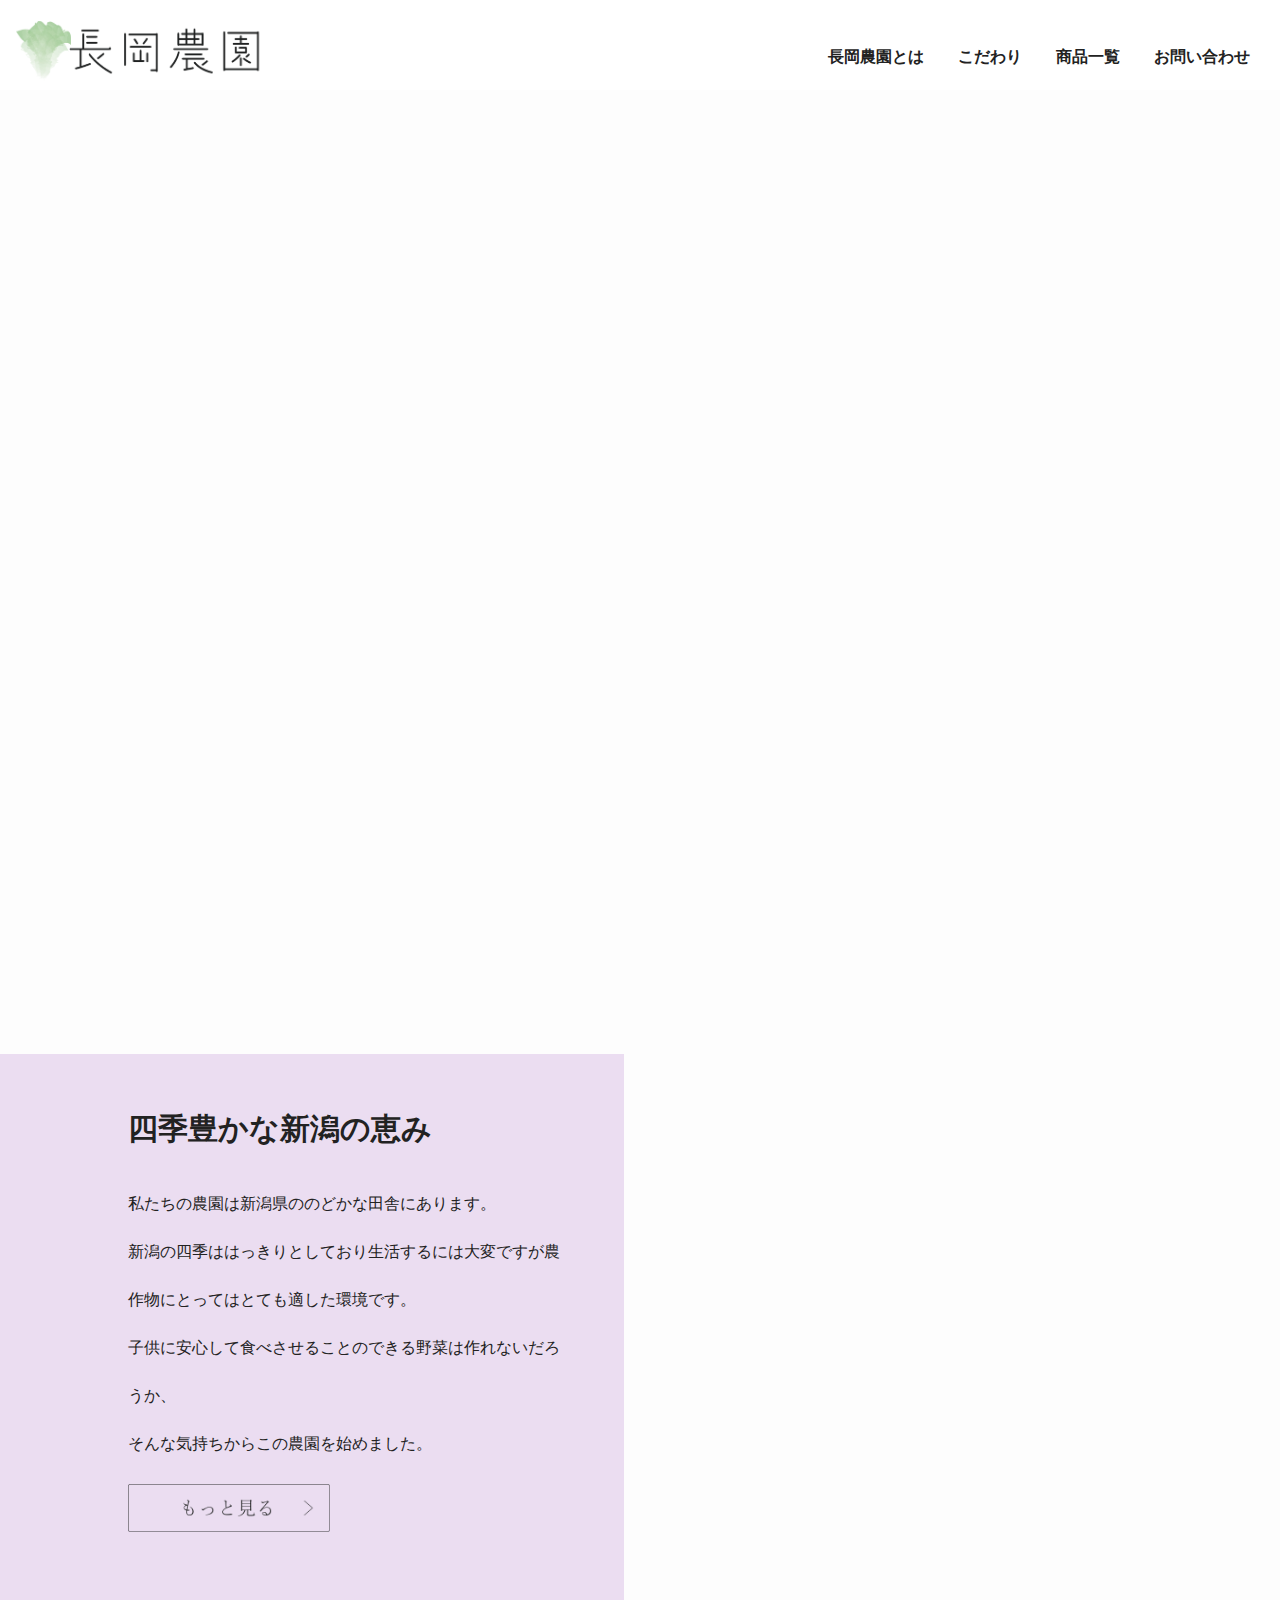
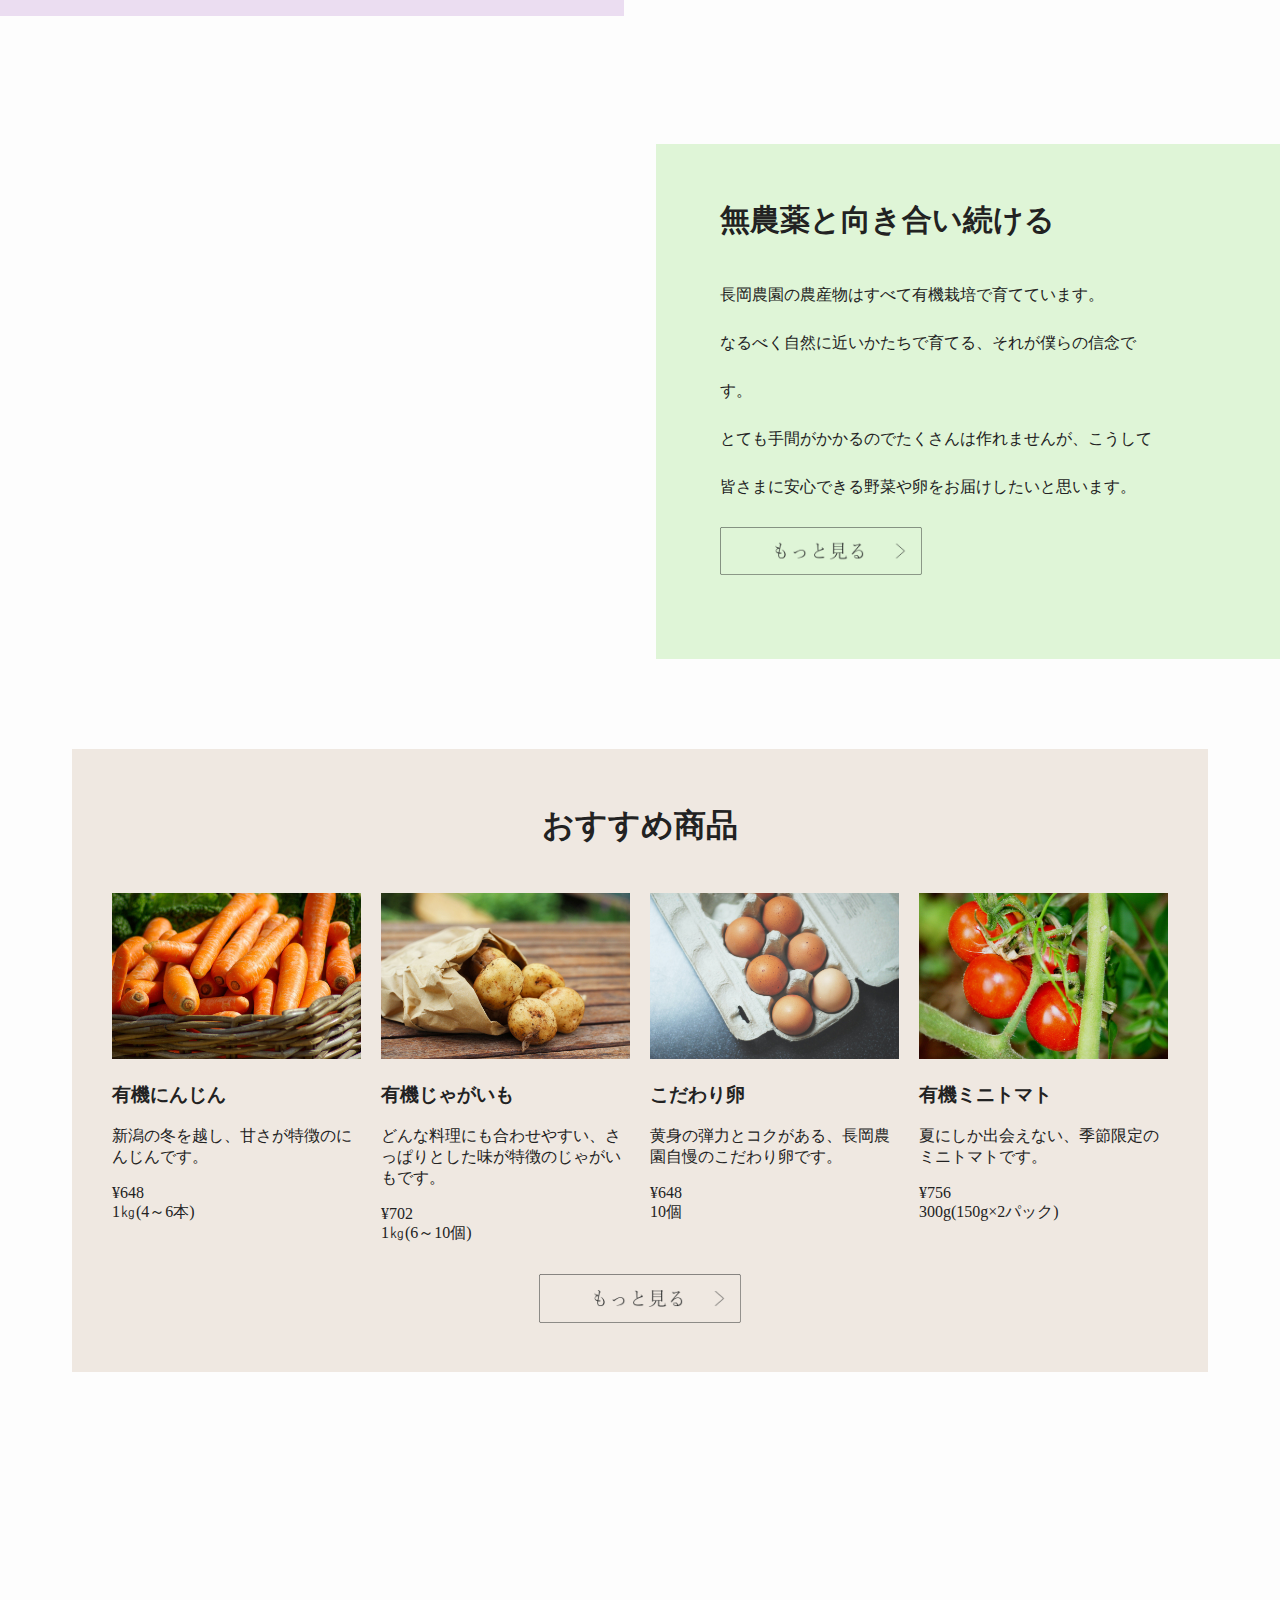
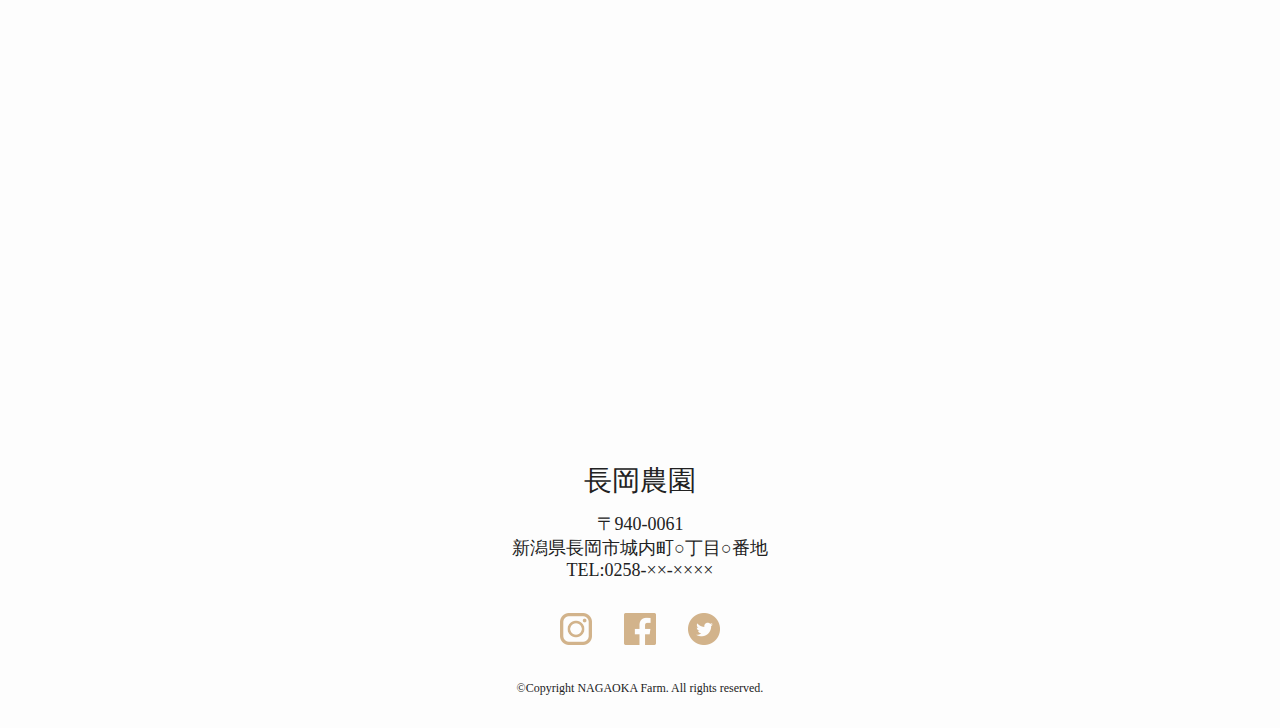
<file: index.html>
<!doctype html>
<html>

<head>
    <meta charset="UTF-8">
    <meta name="viewport" content="width=device-width, initial-scale=1">
    <title>有機野菜・こだわり卵の販売｜長岡農園</title>
    <link rel="stylesheet" href="css/style.css">
    <script src="https://ajax.googleapis.com/ajax/libs/jquery/3.6.1/jquery.min.js"></script>
</head>

<body>
    <div class="wrapper">
        <header id="header">
            <div class="header_inner">
                <div class="logo">
                    <h1 class="logo_inner"><a href="index.html"><img src="images/logo.png" alt="長岡農園" width="250"
                                height="60"></a></h1>
                </div>
                <nav class="nav">
                    <ul class="nav_list">
                        <li class="nav_item"><a href="about.html">長岡農園とは</a></li>
                        <li class="nav_item"><a href="concept.html">こだわり</a></li>
                        <li class="nav_item"><a href="products.html">商品一覧</a></li>
                        <li class="nav_item"><a href="contact.html">お問い合わせ</a></li>
                    </ul>
                </nav>
            </div>
            <div class="hamburger" id="js-hamburger">
                <span class="hamburger_border hamburger_border_top"></span>
                <span class="hamburger_border hamburger_border_center"></span>
                <span class="hamburger_border hamburger_border_bottom"></span>
            </div>
            <div class="black_bg" id="js-black-bg"></div>
        </header>
        <main>
            <section id="slide">
                <img src="images/mainphoto.jpg" alt="" class="slidemain">
                <img src="images/mainphoto-veg.jpg" alt="" class="slidemain">
                <img src="images/mainphoto-egg.jpg" alt="" class="slidemain">
            </section>
            <section id="about">
                <div class="img-wrap top"><img src="images/about-img.jpg" alt=""></div>
                <div class="about_text">
                    <p class="big"><b>四季豊かな新潟の恵み</b></p>
                    <p class="small">私たちの農園は新潟県ののどかな田舎にあります。<br>
                        新潟の四季ははっきりとしており生活するには大変ですが農作物にとってはとても適した環境です。<br>
                        子供に安心して食べさせることのできる野菜は作れないだろうか、<br>
                        そんな気持ちからこの農園を始めました。
                    </p>
                    <p><a href="about.html"><img src="images/more-btn.png" alt="もっと見る" width="202"></a></p>
                </div>
            </section>
            <section id="concept">
                <div class="img-wrap bottom"><img src="images/concept-img.jpg" alt=""></div>
                <div class="concept_text">
                    <p class="big"><b>無農薬と向き合い続ける</b></p>
                    <p class="small">長岡農園の農産物はすべて有機栽培で育てています。<br>
                        なるべく自然に近いかたちで育てる、それが僕らの信念です。<br>
                        とても手間がかかるのでたくさんは作れませんが、こうして皆さまに安心できる野菜や卵をお届けしたいと思います。
                    </p>
                    <p><a href="concept.html"><img src="images/more-btn.png" alt="もっと見る" width="202"></a></p>
                </div>
            </section>
            <section id="pickup">
                <h2 class="recommend">おすすめ商品</h2>
                <div class="products">
                    <div class="products-a">
                        <div class="products1">
                            <div class="products-img"><a href="carrot.html"><img
                                        src="images/thum-carrot.jpg" alt=""></a></div>
                            <div>
                                <h3><a href="carrot.html">有機にんじん</a></h3>
                                <p>新潟の冬を越し、甘さが特徴のにんじんです。</p>
                                <div>&yen;648</div>
                                <div>1㎏(4～6本)</div>
                            </div>
                        </div>
                        <div class="products2">
                            <div class="products-img"><a href="potato.html"><img
                                        src="images/thum-potato.jpg" alt=""></a></div>
                            <div>
                                <h3><a href="potato.html">有機じゃがいも</a></h3>
                                <p>どんな料理にも合わせやすい、さっぱりとした味が特徴のじゃがいもです。</p>
                                <div>&yen;702</div>
                                <div>1㎏(6～10個)</div>
                            </div>
                        </div>
                    </div>
                    <div class="products-b">
                        <div class="products3">
                            <div class="products-img"><a href="egg.html"><img src="images/thum-egg.jpg"
                                        alt=""></a></div>
                            <div>
                                <h3><a href="egg.html">こだわり卵</a></h3>
                                <p>黄身の弾力とコクがある、長岡農園自慢のこだわり卵です。</p>
                                <div>&yen;648</div>
                                <div>10個</div>
                            </div>
                        </div>
                        <div class="products4">
                            <div class="products-img"><a href="tomato.html"><img
                                        src="images/thum-tomato.jpg" alt=""></a></div>
                            <div>
                                <h3><a href="tomato.html">有機ミニトマト</a></h3>
                                <p>夏にしか出会えない、季節限定のミニトマトです。</p>
                                <div>&yen;756</div>
                                <div>300g(150g×2パック)</div>
                            </div>
                        </div>
                    </div>
                </div>
                <p class="allproducts-btn"><a href="products.html"><img src="images/more-btn.png" alt="もっと見る"
                            width="202"></a></p>
            </section>
        </main>
        <footer id="footer">
            <div class="google-maps">
                <iframe
                    src="https://www.google.com/maps/embed?pb=!1m18!1m12!1m3!1d1583.7877966996612!2d138.85126705814525!3d37.447129594955136!2m3!1f0!2f0!3f0!3m2!1i1024!2i768!4f50!3m3!1m2!1s0x5ff5a8525d4d461f%3A0xf9e70a8d1d9268b6!2z6ZW35bKh6aeF!5e0!3m2!1sja!2sjp!4v1668582790616!5m2!1sja!2sjp"
                    width="1920" height="300" style="border:0;" allowfullscreen="" loading="lazy"
                    referrerpolicy="no-referrer-when-downgrade"></iframe>
            </div>
            <div class="address">
                <div class="footer_logo">長岡農園</div>
                <div class="footer_address">〒940-0061<br>
                    新潟県長岡市城内町○丁目○番地<br>
                    TEL:0258-××-××××</div>
            </div>
            <div class="sns">
                <div class="icon1"><a href="https://www.instagram.com" target="_blank"><img
                            src="images/instagram-icon.png" alt="instagram" width="32"></a></div>
                <div class="icon2"><a href="https://ja-jp.facebook.com" target="_blank"><img
                            src="images/facebook-icon.png" alt="facebook" width="32"></a></div>
                <div class="icon3"><a href="https://twitter.com" target="_blank"><img src="images/twitter-icon.png"
                            alt="twitter" width="32"></a></div>
            </div>
            <p class="cr">&copy;Copyright NAGAOKA Farm. All rights reserved.</p>
        </footer>
        <div class="button"><a href="https://thebase.in" target="_blank" class="btn"><img src="images/buy-btn-v.png"
                    class="buy_btn_v"></a>
        </div>
        <script src="js/script.js"></script>
    </div>
</body>

</html>
</file>
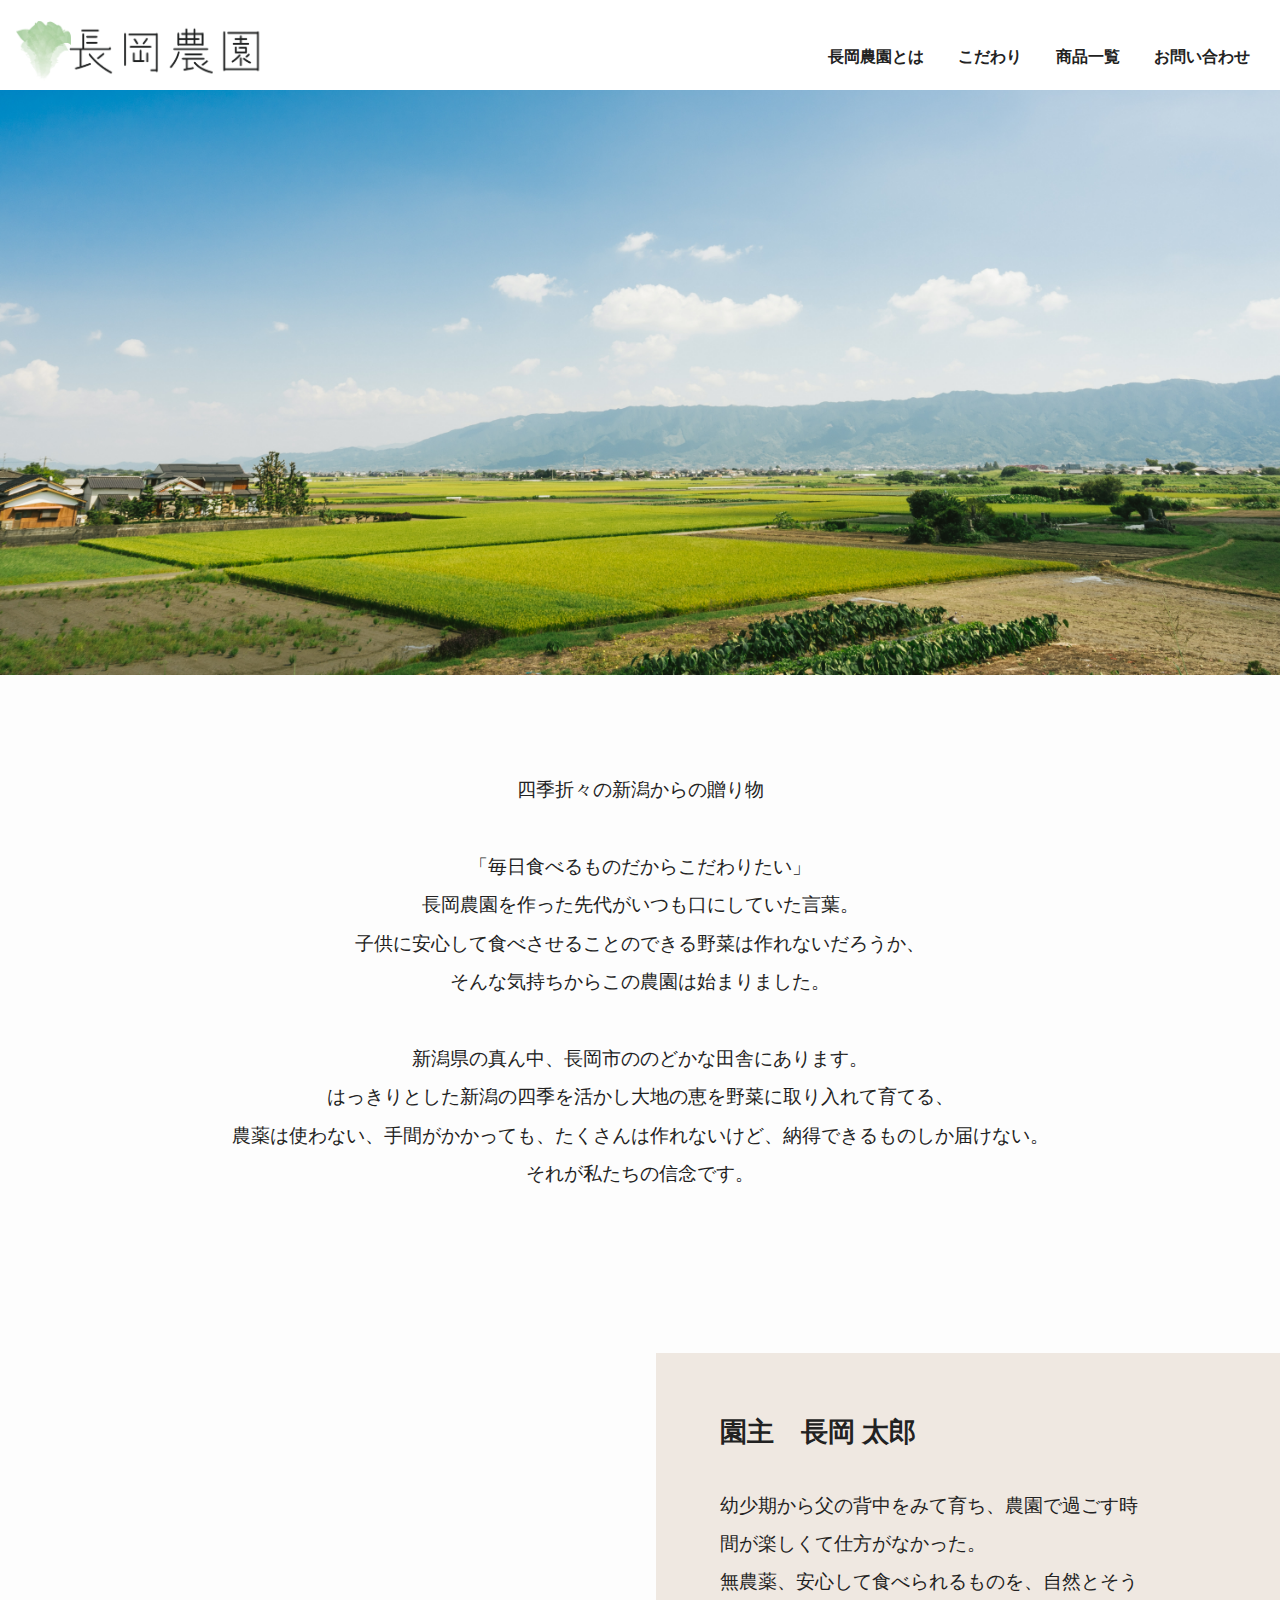
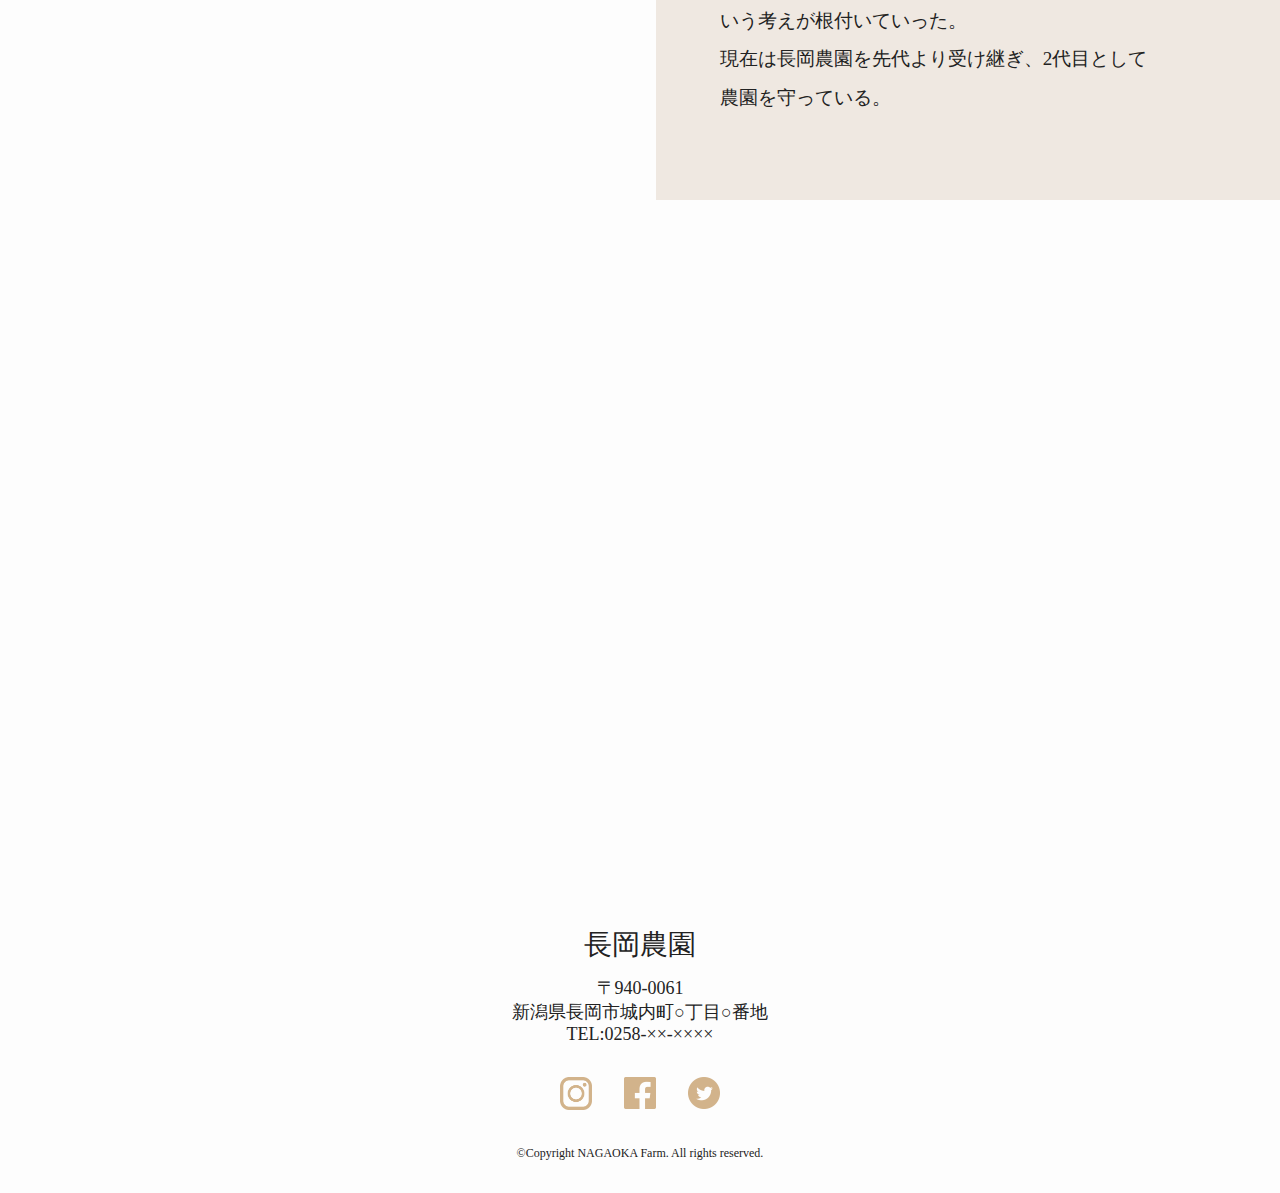
<file: about.html>
<!doctype html>
<html>

<head>
    <meta charset="UTF-8">
    <meta name="viewport" content="width=device-width, initial-scale=1">
    <title>長岡農園とは｜長岡農園　有機野菜・こだわり卵の販売</title>
    <link rel="stylesheet" href="css/style.css">
    <link rel="stylesheet" href="css/about.css">
    <script src="https://ajax.googleapis.com/ajax/libs/jquery/3.6.1/jquery.min.js"></script>
</head>

<body>
    <div class="wrapper">
        <header id="header">
            <div class="header_inner">
                <div class="logo">
                    <h1 class="logo_inner"><a href="index.html"><img src="images/logo.png" alt="長岡農園" width="250"
                                height="60"></a></h1>
                </div>
                <nav class="nav">
                    <ul class="nav_list">
                        <li class="nav_item"><a href="about.html">長岡農園とは</a></li>
                        <li class="nav_item"><a href="concept.html">こだわり</a></li>
                        <li class="nav_item"><a href="products.html">商品一覧</a></li>
                        <li class="nav_item"><a href="contact.html">お問い合わせ</a></li>
                    </ul>
                </nav>
            </div>
            <div class="hamburger" id="js-hamburger">
                <span class="hamburger_border hamburger_border_top"></span>
                <span class="hamburger_border hamburger_border_center"></span>
                <span class="hamburger_border hamburger_border_bottom"></span>
            </div>
            <div class="black_bg" id="js-black-bg"></div>
        </header>
        <main>
            <section id="about-top" class="zoom"><img src="images/about-top.jpg" alt=""></section>
            <section id="about-text">
                <p class="a-text1">四季折々の新潟からの贈り物</p>
                <p class="a-text2">「毎日食べるものだからこだわりたい」<br>
                    長岡農園を作った先代がいつも口にしていた言葉。<br>
                    子供に安心して食べさせることのできる野菜は作れないだろうか、<br>
                    そんな気持ちからこの農園は始まりました。</p>
                <p class="a-text3">新潟県の真ん中、長岡市ののどかな田舎にあります。<br>
                    はっきりとした新潟の四季を活かし大地の恵を野菜に取り入れて育てる、<br>
                    農薬は使わない、手間がかかっても、たくさんは作れないけど、納得できるものしか届けない。<br>
                    それが私たちの信念です。
                </p>
            </section>
            <section id="introduction">
                <div class="img-wrap owner-img"><img src="images/owner.jpg" alt=""></div>
                <div class="owner-text">
                    <p class="o-text1"><b>園主　長岡 太郎</b></p>
                    <p class="o-text2">幼少期から父の背中をみて育ち、農園で過ごす時間が楽しくて仕方がなかった。
                        <br>無農薬、安心して食べられるものを、自然とそういう考えが根付いていった。
                        <br>現在は長岡農園を先代より受け継ぎ、2代目として農園を守っている。
                    </p>
                </div>
            </section>
        </main>
        <footer id="footer">
            <div class="google-maps">
                <iframe
                    src="https://www.google.com/maps/embed?pb=!1m18!1m12!1m3!1d1583.7877966996612!2d138.85126705814525!3d37.447129594955136!2m3!1f0!2f0!3f0!3m2!1i1024!2i768!4f50!3m3!1m2!1s0x5ff5a8525d4d461f%3A0xf9e70a8d1d9268b6!2z6ZW35bKh6aeF!5e0!3m2!1sja!2sjp!4v1668582790616!5m2!1sja!2sjp"
                    width="1920" height="300" style="border:0;" allowfullscreen="" loading="lazy"
                    referrerpolicy="no-referrer-when-downgrade"></iframe>
            </div>
            <div class="address">
                <div class="footer_logo">長岡農園</div>
                <div class="footer_address">〒940-0061<br>
                    新潟県長岡市城内町○丁目○番地<br>
                    TEL:0258-××-××××</div>
            </div>
            <div class="sns">
                <div class="icon1"><a href="https://www.instagram.com" target="_blank"><img
                            src="images/instagram-icon.png" alt="instagram" width="32"></a></div>
                <div class="icon2"><a href="https://ja-jp.facebook.com" target="_blank"><img
                            src="images/facebook-icon.png" alt="facebook" width="32"></a></div>
                <div class="icon3"><a href="https://twitter.com" target="_blank"><img src="images/twitter-icon.png"
                            alt="twitter" width="32"></a></div>
            </div>
            <p class="cr">&copy;Copyright NAGAOKA Farm. All rights reserved.</p>
        </footer>
        <div class="button"><a href="https://thebase.in" target="_blank" class="btn"><img src="images/buy-btn-v.png"
                    class="buy_btn_v"></a>
        </div>
        <script src="js/script.js"></script>
    </div>
</body>

</html>
</file>
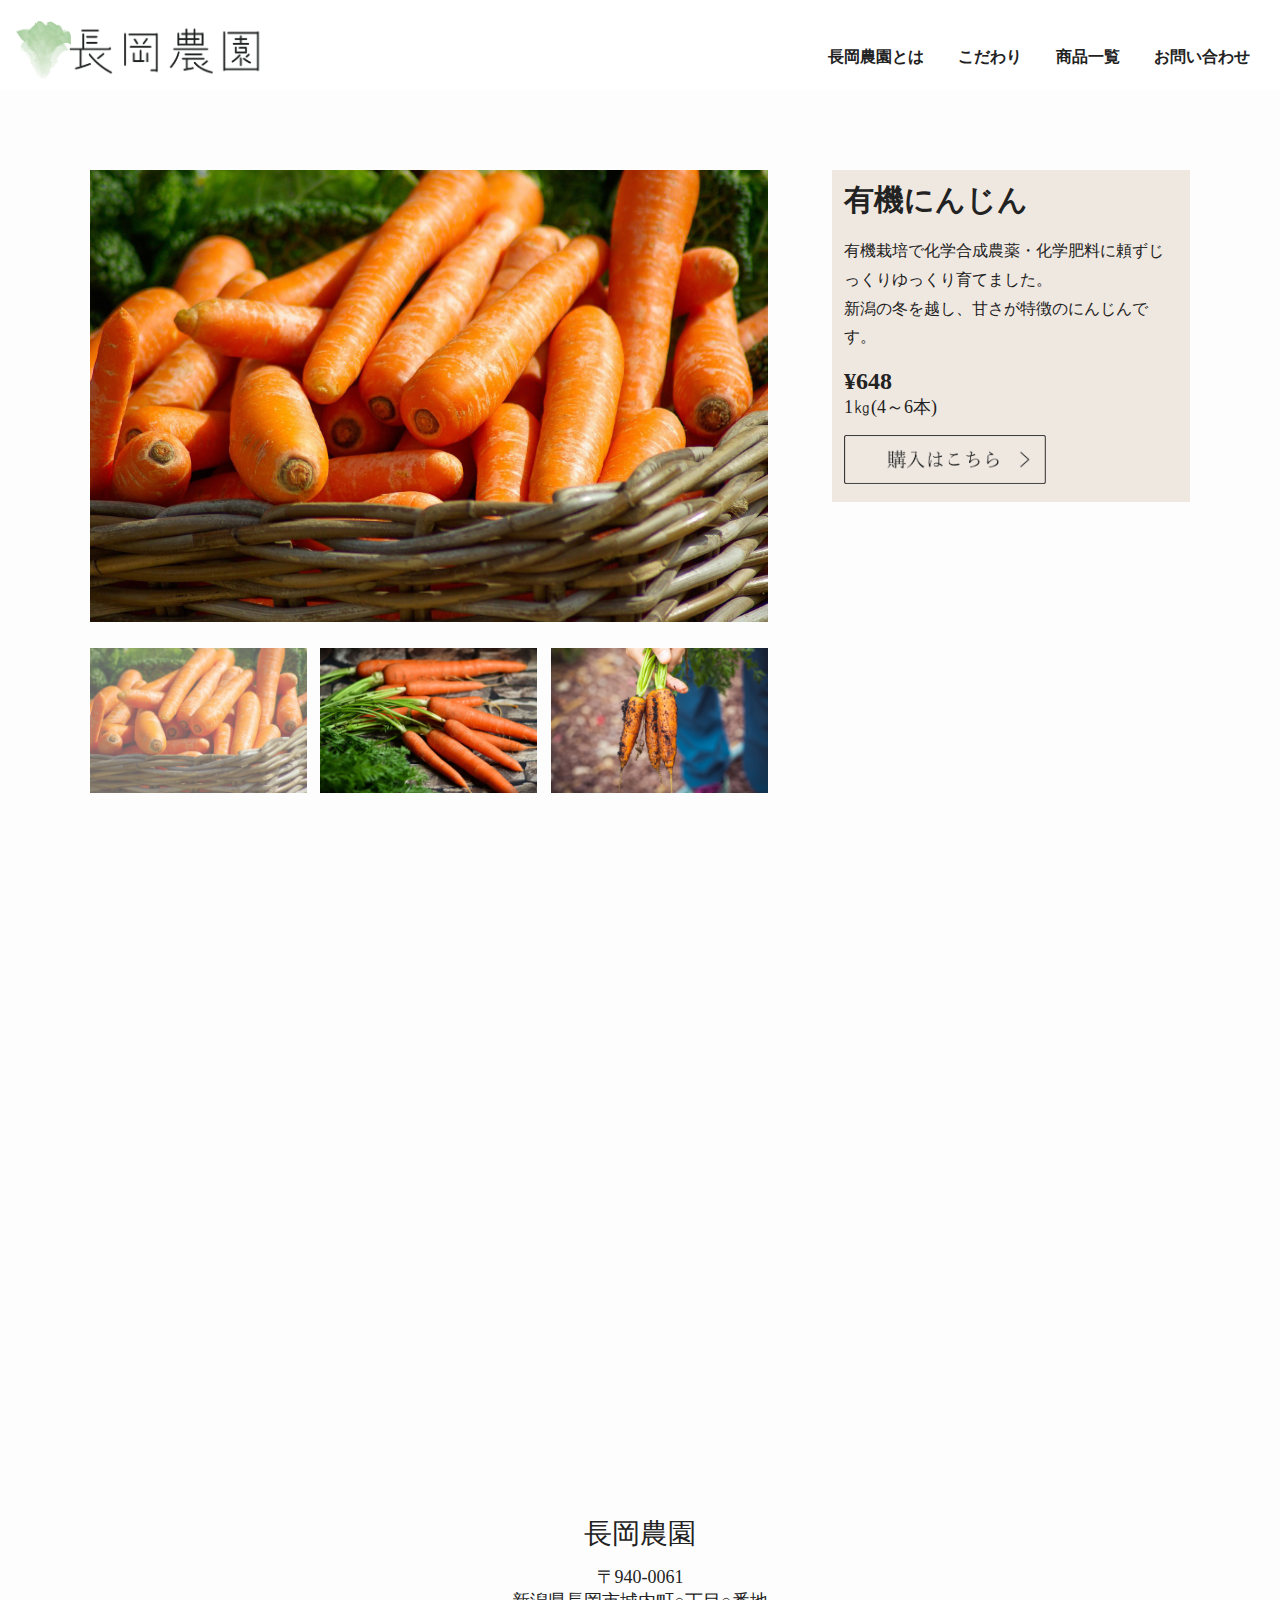
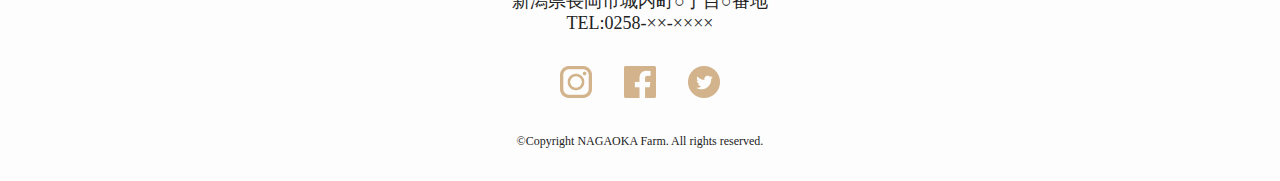
<file: carrot.html>
<!doctype html>
<html>

<head>
    <meta charset="UTF-8">
    <meta name="viewport" content="width=device-width, initial-scale=1">
    <title>商品詳細　有機にんじん｜長岡農園　有機野菜・こだわり卵の販売</title>
    <link rel="stylesheet" href="css/style.css">
    <link rel="stylesheet" href="css/item.css">
    <script src="https://ajax.googleapis.com/ajax/libs/jquery/3.6.1/jquery.min.js"></script>
</head>

<body>
    <div class="wrapper">
        <header id="header">
            <div class="header_inner">
                <div class="logo">
                    <h1 class="logo_inner"><a href="index.html"><img src="images/logo.png" alt="長岡農園" width="250"
                                height="60"></a></h1>
                </div>
                <nav class="nav">
                    <ul class="nav_list">
                        <li class="nav_item"><a href="about.html">長岡農園とは</a></li>
                        <li class="nav_item"><a href="concept.html">こだわり</a></li>
                        <li class="nav_item"><a href="products.html">商品一覧</a></li>
                        <li class="nav_item"><a href="contact.html">お問い合わせ</a></li>
                    </ul>
                </nav>
            </div>
            <div class="hamburger" id="js-hamburger">
                <span class="hamburger_border hamburger_border_top"></span>
                <span class="hamburger_border hamburger_border_center"></span>
                <span class="hamburger_border hamburger_border_bottom"></span>
            </div>
            <div class="black_bg" id="js-black-bg"></div>
        </header>
        <main>
            <div class="item">
                <section id="leftside">
                    <div class="container">
                        <div class="main-img js-main-img">
                            <img src="images/thum-carrot.jpg" alt="">
                        </div>
                        <ul class="sub-img js-sub-img">
                            <li class="current">                                
                                <img src="images/thum-carrot.jpg" alt="">
                            </li>
                            <li>
                                <img src="images/det-carrot.jpg" alt="">
                            </li>
                            <li>
                                <img src="images/det-carrot2.jpg" alt="">
                            </li>
                        </ul>
                    </div>
                </section>
                <section id="rightside">
                    <div class="rightside-in">
                        <p class="item-name"><b>有機にんじん</b></p>
                        <p class="description">
                            有機栽培で化学合成農薬・化学肥料に頼ずじっくりゆっくり育てました。<br>
                            新潟の冬を越し、甘さが特徴のにんじんです。
                        </p>
                        <div class="yen"><b>&yen;648</b></div>
                        <div class="quantity">1㎏(4～6本)</div>
                        <div class="buy-btn-h"><a href="https://thebase.in/" target="_blank"><img src="images/buy-btn-h.png" alt="購入はこちら" width="202" height="48"></a>
                        </div>
                    </div>
                </section>
            </div>                       
        </main>
        <footer id="footer">
            <div class="google-maps">
                <iframe
                    src="https://www.google.com/maps/embed?pb=!1m18!1m12!1m3!1d1583.7877966996612!2d138.85126705814525!3d37.447129594955136!2m3!1f0!2f0!3f0!3m2!1i1024!2i768!4f50!3m3!1m2!1s0x5ff5a8525d4d461f%3A0xf9e70a8d1d9268b6!2z6ZW35bKh6aeF!5e0!3m2!1sja!2sjp!4v1668582790616!5m2!1sja!2sjp"
                    width="1920" height="300" style="border:0;" allowfullscreen="" loading="lazy"
                    referrerpolicy="no-referrer-when-downgrade"></iframe>
            </div>
            <div class="address">
                <div class="footer_logo">長岡農園</div>
                <div class="footer_address">〒940-0061<br>
                    新潟県長岡市城内町○丁目○番地<br>
                    TEL:0258-××-××××</div>
            </div>
            <div class="sns">
                <div class="icon1"><a href="https://www.instagram.com" target="_blank"><img
                            src="images/instagram-icon.png" alt="instagram" width="32"></a></div>
                <div class="icon2"><a href="https://ja-jp.facebook.com" target="_blank"><img
                            src="images/facebook-icon.png" alt="facebook" width="32"></a></div>
                <div class="icon3"><a href="https://twitter.com" target="_blank"><img src="images/twitter-icon.png"
                            alt="twitter" width="32"></a></div>
            </div>
            <p class="cr">&copy;Copyright NAGAOKA Farm. All rights reserved.</p>
        </footer>        
        <script src="js/script.js"></script>
    </div>
</body>

</html>
</file>
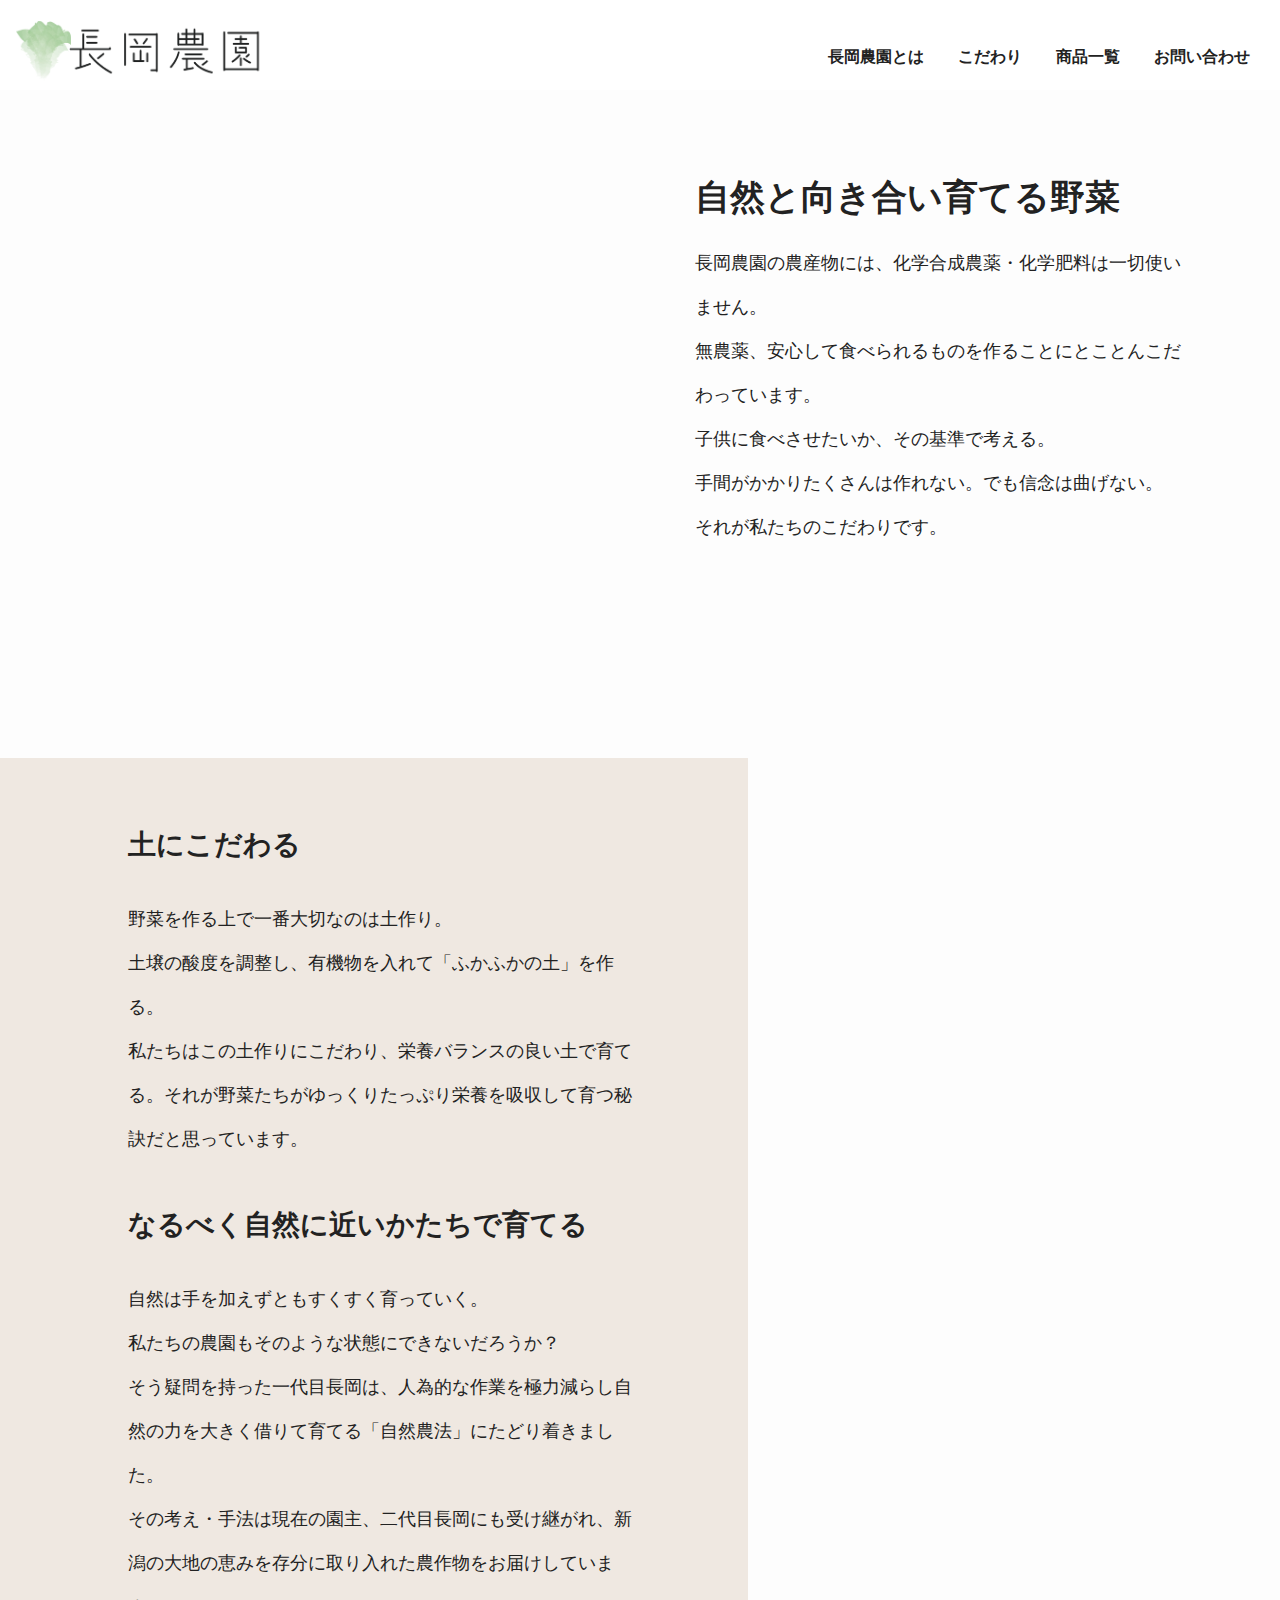
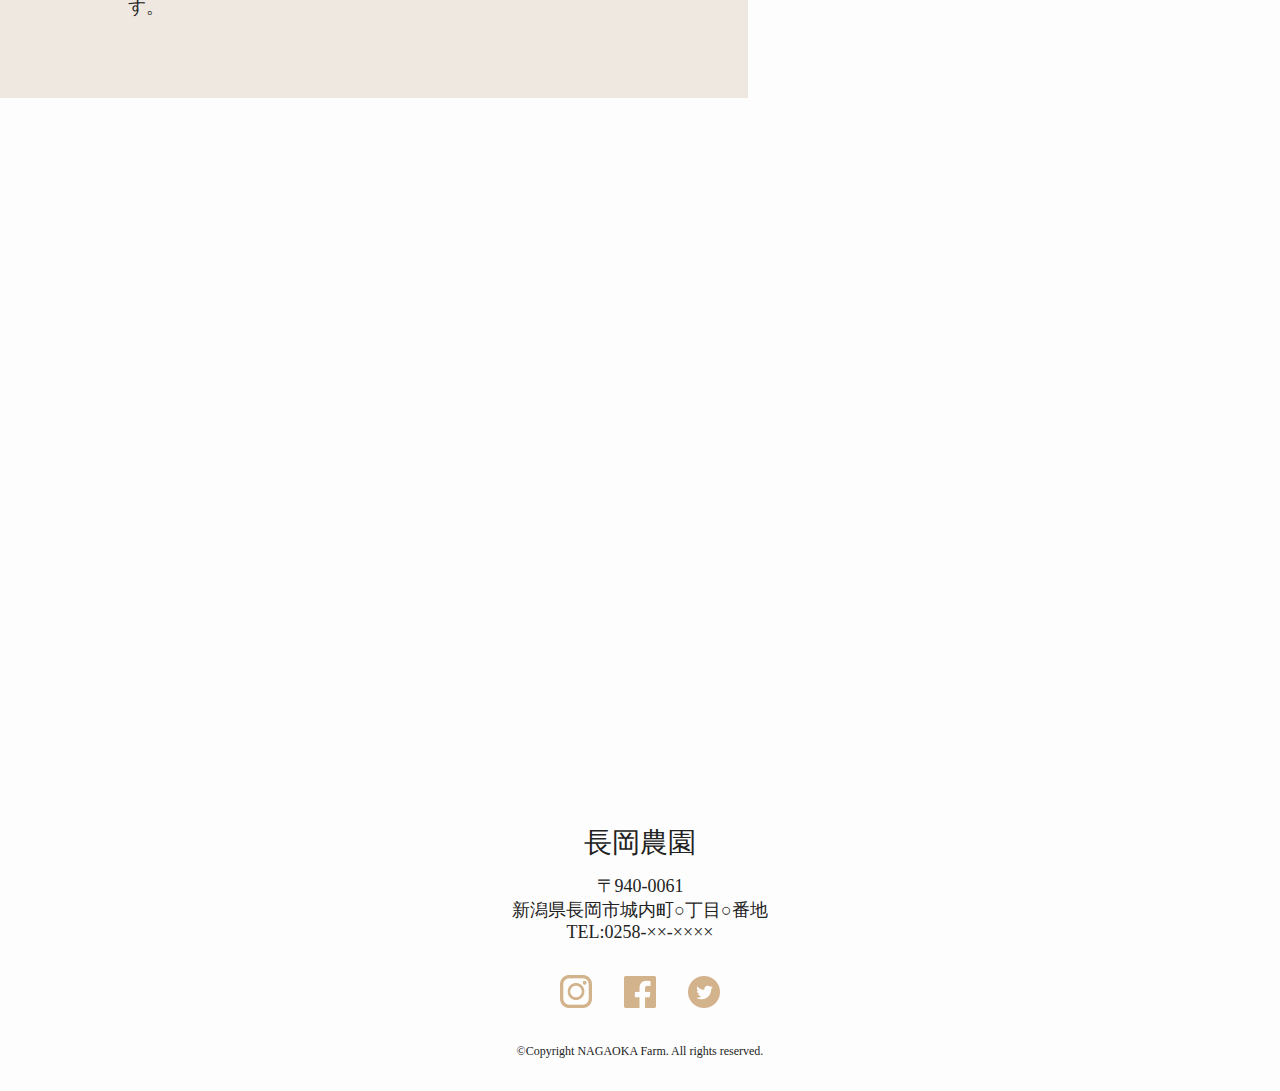
<file: concept.html>
<!doctype html>
<html>

<head>
    <meta charset="UTF-8">
    <meta name="viewport" content="width=device-width, initial-scale=1">
    <title>こだわり｜長岡農園　有機野菜・こだわり卵の販売</title>
    <link rel="stylesheet" href="css/style.css">
    <link rel="stylesheet" href="css/concept.css">
    <script src="https://ajax.googleapis.com/ajax/libs/jquery/3.6.1/jquery.min.js"></script>
</head>

<body>
    <div class="wrapper">
        <header id="header">
            <div class="header_inner">
                <div class="logo">
                    <h1 class="logo_inner"><a href="index.html"><img src="images/logo.png" alt="長岡農園" width="250"
                                height="60"></a></h1>
                </div>
                <nav class="nav">
                    <ul class="nav_list">
                        <li class="nav_item"><a href="about.html">長岡農園とは</a></li>
                        <li class="nav_item"><a href="concept.html">こだわり</a></li>
                        <li class="nav_item"><a href="products.html">商品一覧</a></li>
                        <li class="nav_item"><a href="contact.html">お問い合わせ</a></li>
                    </ul>
                </nav>
            </div>
            <div class="hamburger" id="js-hamburger">
                <span class="hamburger_border hamburger_border_top"></span>
                <span class="hamburger_border hamburger_border_center"></span>
                <span class="hamburger_border hamburger_border_bottom"></span>
            </div>
            <div class="black_bg" id="js-black-bg"></div>
        </header>
        <main>
            <section id="concept-main">
                <div class="img-wrap main-img"><img src="images/concept-main.jpg" alt=""></div>
                <div class="main-text">
                    <p class="m-text1"><b>自然と向き合い育てる野菜</b></p>
                    <p class="m-text2">長岡農園の農産物には、化学合成農薬・化学肥料は一切使いません。
                        <br>無農薬、安心して食べられるものを作ることにとことんこだわっています。
                        <br>子供に食べさせたいか、その基準で考える。
                        <br>手間がかかりたくさんは作れない。でも信念は曲げない。
                        <br>それが私たちのこだわりです。
                    </p>
                </div>
            </section>
            <section id="concept-detail">
                <div class="detail-img">
                    <div class="img-wrap detail-img1"><img src="images/soil.jpg" alt=""></div>
                    <div class="img-wrap detail-img2"><img src="images/soil-potatoes.jpg" alt=""></div>
                </div>
                <div class="detail-text">
                    <p class="d-text1"><b>土にこだわる</b></p>
                    <p class="d-text2">野菜を作る上で一番大切なのは土作り。
                        <br>土壌の酸度を調整し、有機物を入れて「ふかふかの土」を作る。
                        <br>私たちはこの土作りにこだわり、栄養バランスの良い土で育てる。それが野菜たちがゆっくりたっぷり栄養を吸収して育つ秘訣だと思っています。
                    </p>
                    <p class="d-text3"><b>なるべく自然に近いかたちで育てる</b></p>
                    <p class="d-text4">自然は手を加えずともすくすく育っていく。
                        <br>私たちの農園もそのような状態にできないだろうか？
                        <br>そう疑問を持った一代目長岡は、人為的な作業を極力減らし自然の力を大きく借りて育てる「自然農法」にたどり着きました。
                        <br>その考え・手法は現在の園主、二代目長岡にも受け継がれ、新潟の大地の恵みを存分に取り入れた農作物をお届けしています。
                    </p>
                </div>
            </section>
        </main>
        <footer id="footer">
            <div class="google-maps">
                <iframe
                    src="https://www.google.com/maps/embed?pb=!1m18!1m12!1m3!1d1583.7877966996612!2d138.85126705814525!3d37.447129594955136!2m3!1f0!2f0!3f0!3m2!1i1024!2i768!4f50!3m3!1m2!1s0x5ff5a8525d4d461f%3A0xf9e70a8d1d9268b6!2z6ZW35bKh6aeF!5e0!3m2!1sja!2sjp!4v1668582790616!5m2!1sja!2sjp"
                    width="1920" height="300" style="border:0;" allowfullscreen="" loading="lazy"
                    referrerpolicy="no-referrer-when-downgrade"></iframe>
            </div>
            <div class="address">
                <div class="footer_logo">長岡農園</div>
                <div class="footer_address">〒940-0061<br>
                    新潟県長岡市城内町○丁目○番地<br>
                    TEL:0258-××-××××</div>
            </div>
            <div class="sns">
                <div class="icon1"><a href="https://www.instagram.com" target="_blank"><img
                            src="images/instagram-icon.png" alt="instagram" width="32"></a></div>
                <div class="icon2"><a href="https://ja-jp.facebook.com" target="_blank"><img
                            src="images/facebook-icon.png" alt="facebook" width="32"></a></div>
                <div class="icon3"><a href="https://twitter.com" target="_blank"><img src="images/twitter-icon.png"
                            alt="twitter" width="32"></a></div>
            </div>
            <p class="cr">&copy;Copyright NAGAOKA Farm. All rights reserved.</p>
        </footer>
        <div class="button"><a href="https://thebase.in" target="_blank" class="btn"><img src="images/buy-btn-v.png"
                    class="buy_btn_v"></a>
        </div>
        <script src="js/script.js"></script>
    </div>
</body>

</html>
</file>
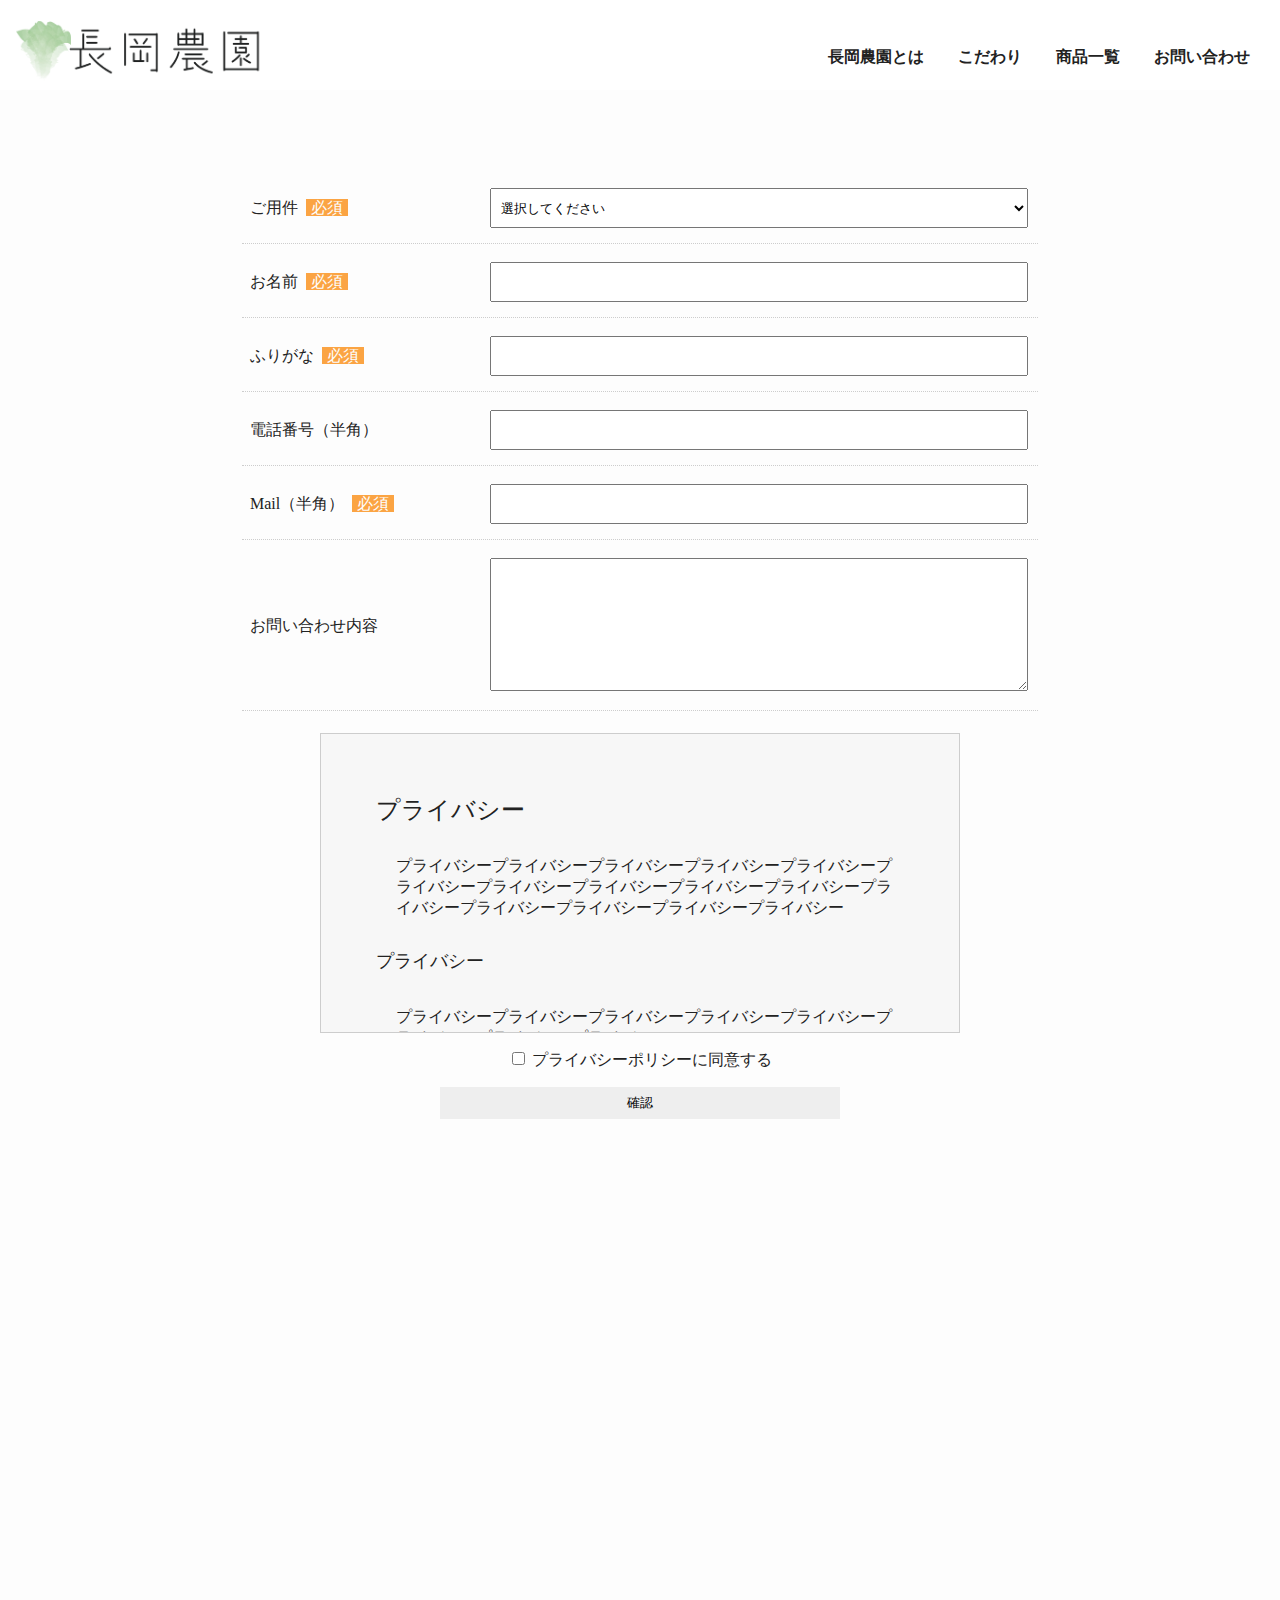
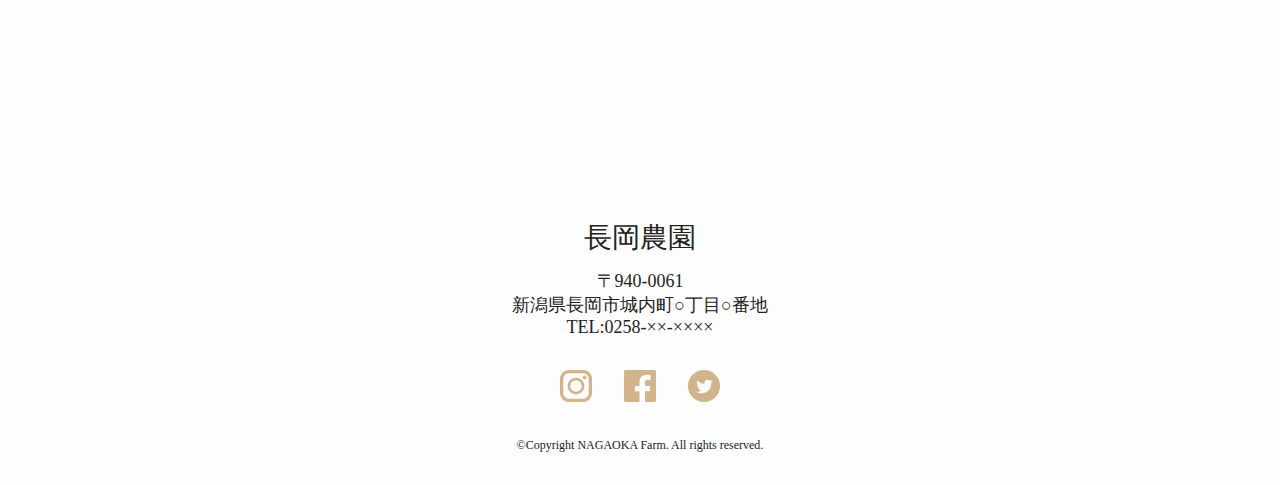
<file: contact.html>
<!doctype html>
<html>

<head>
    <meta charset="UTF-8">
    <meta name="viewport" content="width=device-width, initial-scale=1">
    <title>お問い合わせ｜長岡農園　有機野菜・こだわり卵の販売</title>
    <link rel="stylesheet" href="css/style.css">
    <link rel="stylesheet" href="css/contact.css">
    <script src="https://ajax.googleapis.com/ajax/libs/jquery/3.6.1/jquery.min.js"></script>
</head>

<body>
    <div class="wrapper">
        <header id="header">
            <div class="header_inner">
                <div class="logo">
                    <h1 class="logo_inner"><a href="index.html"><img src="images/logo.png" alt="長岡農園" width="250"
                                height="60"></a></h1>
                </div>
                <nav class="nav">
                    <ul class="nav_list">
                        <li class="nav_item"><a href="about.html">長岡農園とは</a></li>
                        <li class="nav_item"><a href="concept.html">こだわり</a></li>
                        <li class="nav_item"><a href="products.html">商品一覧</a></li>
                        <li class="nav_item"><a href="contact.html">お問い合わせ</a></li>
                    </ul>
                </nav>
            </div>
            <div class="hamburger" id="js-hamburger">
                <span class="hamburger_border hamburger_border_top"></span>
                <span class="hamburger_border hamburger_border_center"></span>
                <span class="hamburger_border hamburger_border_bottom"></span>
            </div>
            <div class="black_bg" id="js-black-bg"></div>
        </header>
        <main>
            <div class="box_con">
                <form method="get" action="#">
                    <table class="form_table">
                        <tr>
                            <th>ご用件<span>必須</span></th>
                            <td><select name="business" required>
                                    <option value="">選択してください</option>
                                    <option value="product">商品について</option>
                                    <option value="others">その他</option>
                                </select></td>
                        </tr>
                        <tr>
                            <th>お名前<span>必須</span></th>
                            <td><input type="text" name="name" required></td>
                        </tr>
                        <tr>
                            <th>ふりがな<span>必須</span></th>
                            <td><input type="text" name="ruby" required></td>
                        </tr>
                        <tr>
                            <th>電話番号（半角）</th>
                            <td><input type="text" name="phone_number"></td>
                        </tr>
                        <tr>
                            <th>Mail（半角）<span>必須</span></th>
                            <td><input type="text" name="email" required></td>
                        </tr>
                        <tr>
                            <th>お問い合わせ内容</th>
                            <td><textarea name="message"></textarea></td>
                        </tr>
                    </table>
                    <div class="con_pri">
                        <div class="box_pri">
                            <div class="box_tori">
                                <h4>プライバシー</h4>
                                <p class="txt">
                                    プライバシープライバシープライバシープライバシープライバシープライバシープライバシープライバシープライバシープライバシープライバシープライバシープライバシープライバシープライバシー
                                </p>
                            </div>
                            <div class="box_num">
                                <h4>プライバシー</h4>
                                <p class="txt">プライバシープライバシープライバシープライバシープライバシープライバシープライバシープライバシー</p>
                            </div>
                            <div class="box_num">
                                <h4>プライバシー</h4>
                                <p class="txt">プライバシープライバシープライバシープライバシープライバシープライバシープライバシープライバシー</p>
                            </div>
                            <div class="box_num">
                                <h4>プライバシー</h4>
                                <p class="txt">プライバシープライバシープライバシープライバシープライバシープライバシープライバシープライバシー</p>
                            </div>
                        </div>
                    </div>
                    <div class="box_check">
                        <label>
                            <input type="checkbox" name="privacy_policy" value="agree" class="agree" required><span
                                class="check">プライバシーポリシーに同意する</span>
                        </label>
                    </div>
                    <p class="submit_btn">
                        <span><input type="submit" name="submit" value="確認"></span>
                    </p>
                </form>
            </div>
        </main>
        <footer id="footer">
            <div class="google-maps">
                <iframe
                    src="https://www.google.com/maps/embed?pb=!1m18!1m12!1m3!1d1583.7877966996612!2d138.85126705814525!3d37.447129594955136!2m3!1f0!2f0!3f0!3m2!1i1024!2i768!4f50!3m3!1m2!1s0x5ff5a8525d4d461f%3A0xf9e70a8d1d9268b6!2z6ZW35bKh6aeF!5e0!3m2!1sja!2sjp!4v1668582790616!5m2!1sja!2sjp"
                    width="1920" height="300" style="border:0;" allowfullscreen="" loading="lazy"
                    referrerpolicy="no-referrer-when-downgrade"></iframe>
            </div>
            <div class="address">
                <div class="footer_logo">長岡農園</div>
                <div class="footer_address">〒940-0061<br>
                    新潟県長岡市城内町○丁目○番地<br>
                    TEL:0258-××-××××</div>
            </div>
            <div class="sns">
                <div class="icon1"><a href="https://www.instagram.com" target="_blank"><img
                            src="images/instagram-icon.png" alt="instagram" width="32"></a></div>
                <div class="icon2"><a href="https://ja-jp.facebook.com" target="_blank"><img
                            src="images/facebook-icon.png" alt="facebook" width="32"></a></div>
                <div class="icon3"><a href="https://twitter.com" target="_blank"><img src="images/twitter-icon.png"
                            alt="twitter" width="32"></a></div>
            </div>
            <p class="cr">&copy;Copyright NAGAOKA Farm. All rights reserved.</p>
        </footer>
        <script src="js/script.js"></script>
    </div>
</body>

</html>
</file>
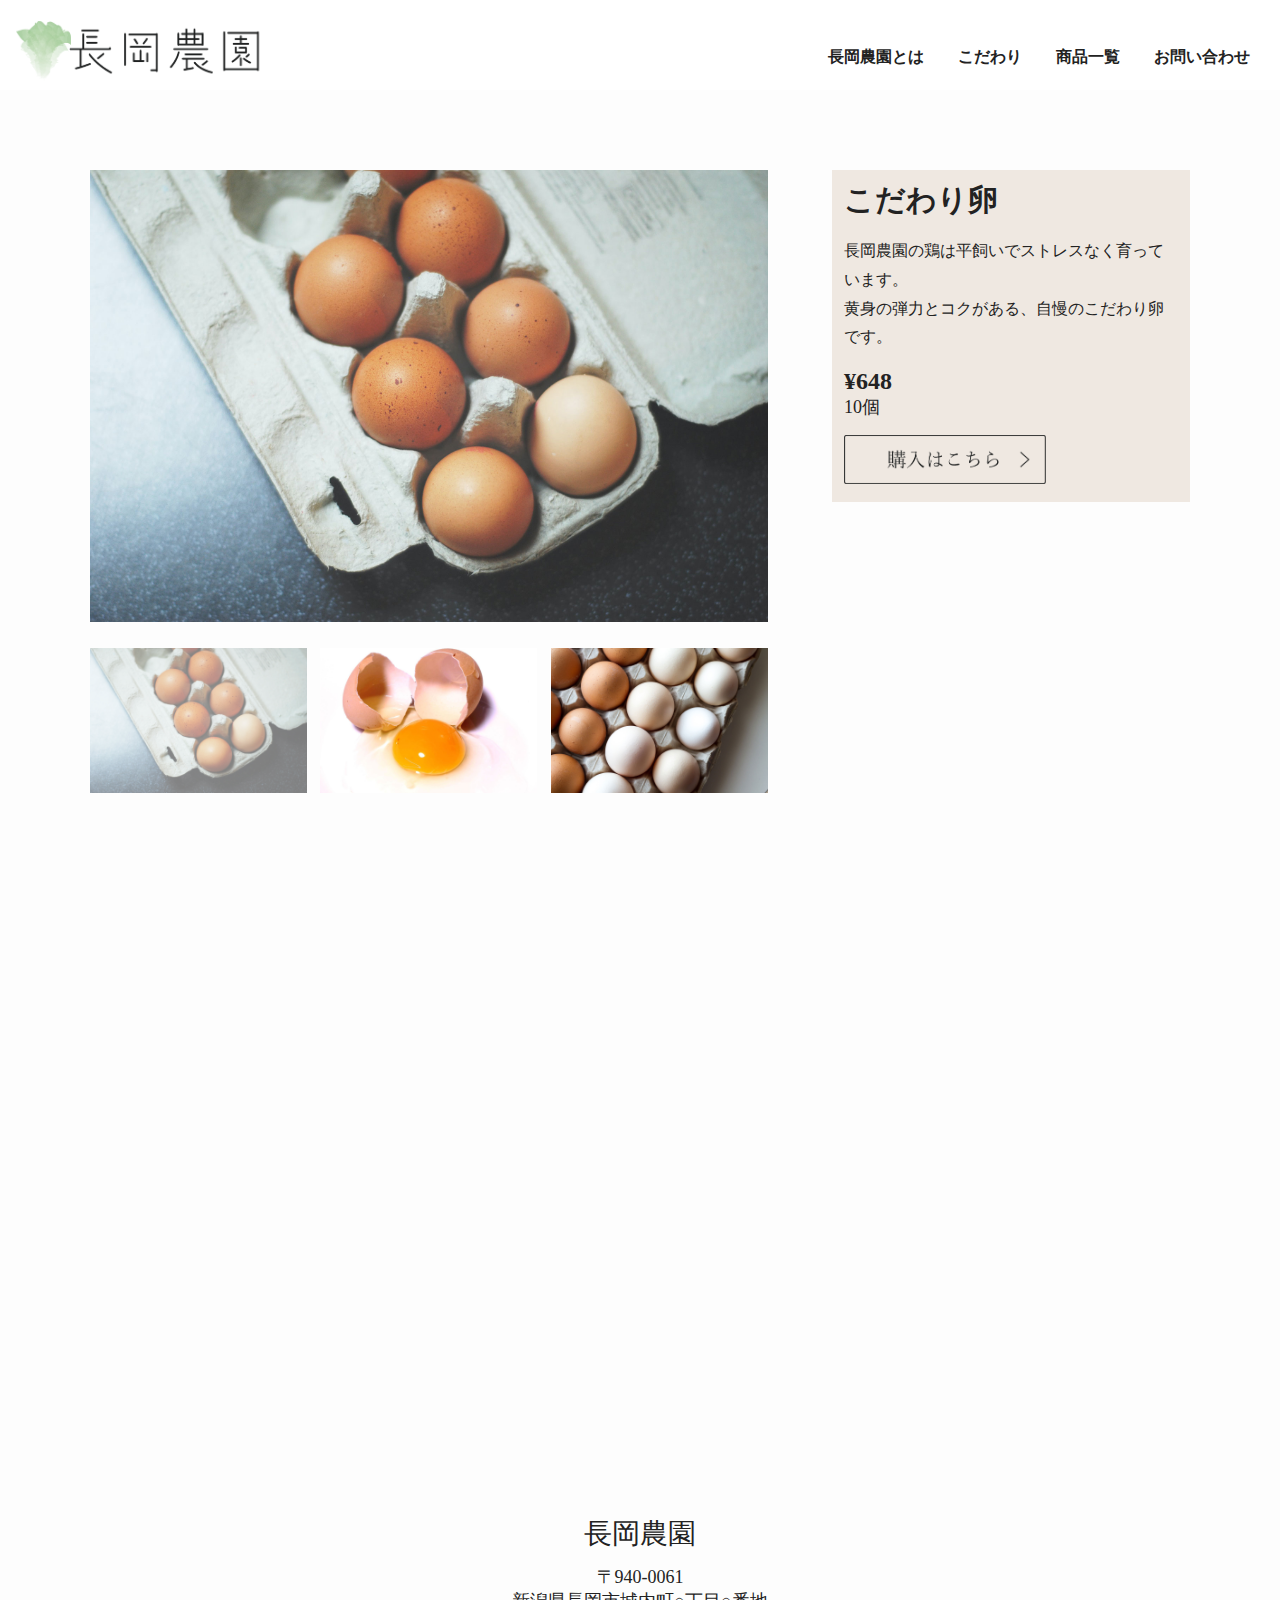
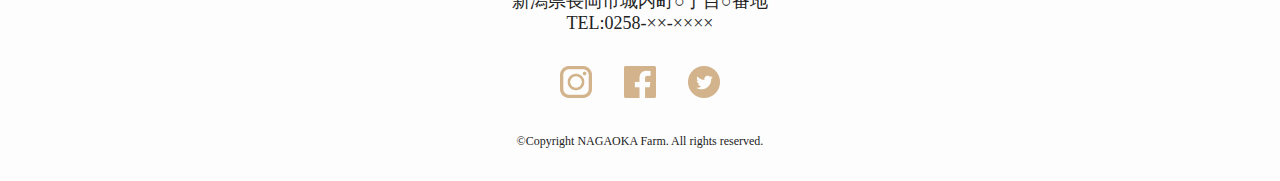
<file: egg.html>
<!doctype html>
<html>

<head>
    <meta charset="UTF-8">
    <meta name="viewport" content="width=device-width, initial-scale=1">
    <title>商品詳細　こだわり卵｜長岡農園　有機野菜・こだわり卵の販売</title>
    <link rel="stylesheet" href="css/style.css">
    <link rel="stylesheet" href="css/item.css">
    <script src="https://ajax.googleapis.com/ajax/libs/jquery/3.6.1/jquery.min.js"></script>
</head>

<body>
    <div class="wrapper">
        <header id="header">
            <div class="header_inner">
                <div class="logo">
                    <h1 class="logo_inner"><a href="index.html"><img src="images/logo.png" alt="長岡農園" width="250"
                                height="60"></a></h1>
                </div>
                <nav class="nav">
                    <ul class="nav_list">
                        <li class="nav_item"><a href="about.html">長岡農園とは</a></li>
                        <li class="nav_item"><a href="concept.html">こだわり</a></li>
                        <li class="nav_item"><a href="products.html">商品一覧</a></li>
                        <li class="nav_item"><a href="contact.html">お問い合わせ</a></li>
                    </ul>
                </nav>
            </div>
            <div class="hamburger" id="js-hamburger">
                <span class="hamburger_border hamburger_border_top"></span>
                <span class="hamburger_border hamburger_border_center"></span>
                <span class="hamburger_border hamburger_border_bottom"></span>
            </div>
            <div class="black_bg" id="js-black-bg"></div>
        </header>
        <main>
            <div class="item">
                <section id="leftside">
                    <div class="container">
                        <div class="main-img js-main-img">
                            <img src="images/thum-egg.jpg" alt="">
                        </div>
                        <ul class="sub-img js-sub-img">
                            <li class="current">                                
                                <img src="images/thum-egg.jpg" alt="">
                            </li>
                            <li>
                                <img src="images/det-egg.jpg" alt="">
                            </li>
                            <li>
                                <img src="images/det-egg2.jpg" alt="">
                            </li>
                        </ul>
                    </div>
                </section>
                <section id="rightside">
                    <div class="rightside-in">
                        <p class="item-name"><b>こだわり卵</b></p>
                        <p class="description">
                            長岡農園の鶏は平飼いでストレスなく育っています。<br>
                            黄身の弾力とコクがある、自慢のこだわり卵です。
                        </p>
                        <div class="yen"><b>&yen;648</b></div>
                        <div class="quantity">10個</div>
                        <div class="buy-btn-h"><a href="https://thebase.in/" target="_blank"><img src="images/buy-btn-h.png" alt="購入はこちら" width="202" height="48"></a>
                        </div>
                    </div>
                </section>
            </div>                       
        </main>
        <footer id="footer">
            <div class="google-maps">
                <iframe
                    src="https://www.google.com/maps/embed?pb=!1m18!1m12!1m3!1d1583.7877966996612!2d138.85126705814525!3d37.447129594955136!2m3!1f0!2f0!3f0!3m2!1i1024!2i768!4f50!3m3!1m2!1s0x5ff5a8525d4d461f%3A0xf9e70a8d1d9268b6!2z6ZW35bKh6aeF!5e0!3m2!1sja!2sjp!4v1668582790616!5m2!1sja!2sjp"
                    width="1920" height="300" style="border:0;" allowfullscreen="" loading="lazy"
                    referrerpolicy="no-referrer-when-downgrade"></iframe>
            </div>
            <div class="address">
                <div class="footer_logo">長岡農園</div>
                <div class="footer_address">〒940-0061<br>
                    新潟県長岡市城内町○丁目○番地<br>
                    TEL:0258-××-××××</div>
            </div>
            <div class="sns">
                <div class="icon1"><a href="https://www.instagram.com" target="_blank"><img
                            src="images/instagram-icon.png" alt="instagram" width="32"></a></div>
                <div class="icon2"><a href="https://ja-jp.facebook.com" target="_blank"><img
                            src="images/facebook-icon.png" alt="facebook" width="32"></a></div>
                <div class="icon3"><a href="https://twitter.com" target="_blank"><img src="images/twitter-icon.png"
                            alt="twitter" width="32"></a></div>
            </div>
            <p class="cr">&copy;Copyright NAGAOKA Farm. All rights reserved.</p>
        </footer>        
        <script src="js/script.js"></script>
    </div>
</body>

</html>
</file>
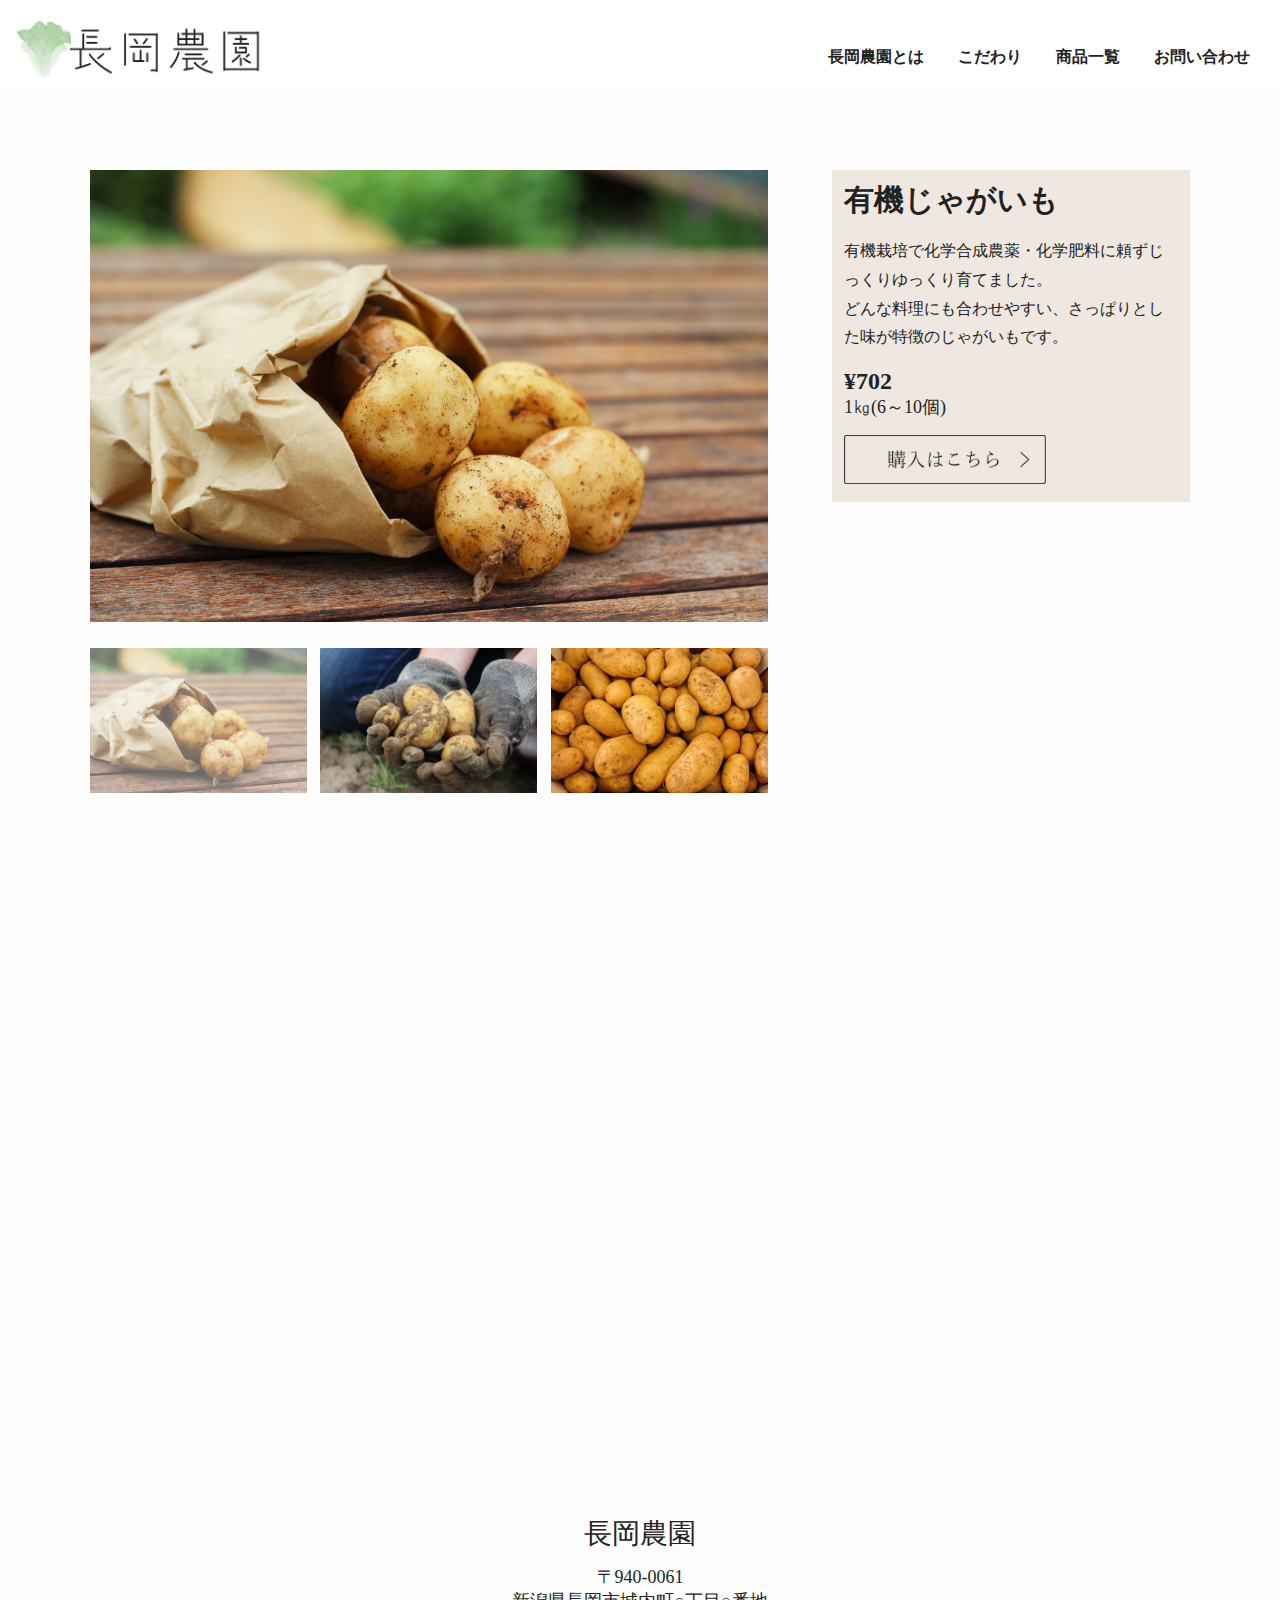
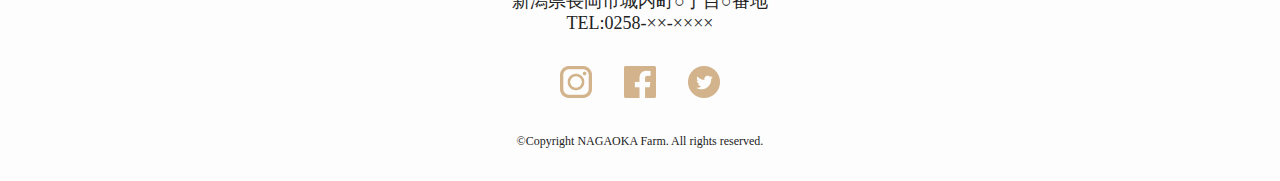
<file: potato.html>
<!doctype html>
<html>

<head>
    <meta charset="UTF-8">
    <meta name="viewport" content="width=device-width, initial-scale=1">
    <title>商品詳細　有機じゃがいも｜長岡農園　有機野菜・こだわり卵の販売</title>
    <link rel="stylesheet" href="css/style.css">
    <link rel="stylesheet" href="css/item.css">
    <script src="https://ajax.googleapis.com/ajax/libs/jquery/3.6.1/jquery.min.js"></script>
</head>

<body>
    <div class="wrapper">
        <header id="header">
            <div class="header_inner">
                <div class="logo">
                    <h1 class="logo_inner"><a href="index.html"><img src="images/logo.png" alt="長岡農園" width="250"
                                height="60"></a></h1>
                </div>
                <nav class="nav">
                    <ul class="nav_list">
                        <li class="nav_item"><a href="about.html">長岡農園とは</a></li>
                        <li class="nav_item"><a href="concept.html">こだわり</a></li>
                        <li class="nav_item"><a href="products.html">商品一覧</a></li>
                        <li class="nav_item"><a href="contact.html">お問い合わせ</a></li>
                    </ul>
                </nav>
            </div>
            <div class="hamburger" id="js-hamburger">
                <span class="hamburger_border hamburger_border_top"></span>
                <span class="hamburger_border hamburger_border_center"></span>
                <span class="hamburger_border hamburger_border_bottom"></span>
            </div>
            <div class="black_bg" id="js-black-bg"></div>
        </header>
        <main>
            <div class="item">
                <section id="leftside">
                    <div class="container">
                        <div class="main-img js-main-img">
                            <img src="images/thum-potato.jpg" alt="">
                        </div>
                        <ul class="sub-img js-sub-img">
                            <li class="current">                                
                                <img src="images/thum-potato.jpg" alt="">
                            </li>
                            <li>
                                <img src="images/det-potato.jpg" alt="">
                            </li>
                            <li>
                                <img src="images/det-potato2.jpg" alt="">
                            </li>
                        </ul>
                    </div>
                </section>
                <section id="rightside">
                    <div class="rightside-in">
                        <p class="item-name"><b>有機じゃがいも</b></p>
                        <p class="description">
                            有機栽培で化学合成農薬・化学肥料に頼ずじっくりゆっくり育てました。<br>
                            どんな料理にも合わせやすい、さっぱりとした味が特徴のじゃがいもです。
                        </p>
                        <div class="yen"><b>&yen;702</b></div>
                        <div class="quantity">1㎏(6～10個)</div>
                        <div class="buy-btn-h"><a href="https://thebase.in/" target="_blank"><img src="images/buy-btn-h.png" alt="購入はこちら" width="202" height="48"></a>
                        </div>
                    </div>
                </section>
            </div>                       
        </main>
        <footer id="footer">
            <div class="google-maps">
                <iframe
                    src="https://www.google.com/maps/embed?pb=!1m18!1m12!1m3!1d1583.7877966996612!2d138.85126705814525!3d37.447129594955136!2m3!1f0!2f0!3f0!3m2!1i1024!2i768!4f50!3m3!1m2!1s0x5ff5a8525d4d461f%3A0xf9e70a8d1d9268b6!2z6ZW35bKh6aeF!5e0!3m2!1sja!2sjp!4v1668582790616!5m2!1sja!2sjp"
                    width="1920" height="300" style="border:0;" allowfullscreen="" loading="lazy"
                    referrerpolicy="no-referrer-when-downgrade"></iframe>
            </div>
            <div class="address">
                <div class="footer_logo">長岡農園</div>
                <div class="footer_address">〒940-0061<br>
                    新潟県長岡市城内町○丁目○番地<br>
                    TEL:0258-××-××××</div>
            </div>
            <div class="sns">
                <div class="icon1"><a href="https://www.instagram.com" target="_blank"><img
                            src="images/instagram-icon.png" alt="instagram" width="32"></a></div>
                <div class="icon2"><a href="https://ja-jp.facebook.com" target="_blank"><img
                            src="images/facebook-icon.png" alt="facebook" width="32"></a></div>
                <div class="icon3"><a href="https://twitter.com" target="_blank"><img src="images/twitter-icon.png"
                            alt="twitter" width="32"></a></div>
            </div>
            <p class="cr">&copy;Copyright NAGAOKA Farm. All rights reserved.</p>
        </footer>        
        <script src="js/script.js"></script>
    </div>
</body>

</html>
</file>
<file: css/style.css>
@charset "utf-8";

/*====共通のcss====*/
html {
    color: rgb(34, 34, 34);
    font-family: 游明朝, "Yu Mincho", 游明朝体, YuMincho, "ヒラギノ明朝 Pro W3", "Hiragino Mincho Pro", HiraMinProN-W3, "Roboto Slab", Garamond, "Times New Roman", HGS明朝E, "ＭＳ Ｐ明朝", "MS PMincho", serif;
}

html * {
    box-sizing: border-box;
}

body {
    margin: 0;
    background-color: rgb(253, 253, 253);
}

.wrapper {
    margin: 0 auto;
    max-width: auto;
}

a:link {
    color: rgb(34, 34, 34);
}

a:visited {
    color: rgb(34, 34, 34);
}

a:hover {
    opacity: 0.6;    
}

a:active {
    color: rgb(34, 34, 34);
}

a {
    text-decoration: none;
}

img {
    max-width: 100%;
    height: auto;
}
/*====共通のcssここまで====*/

/*====ヘッダー====*/
body {
    padding-top: 90px;
    /*ヘッダーの後ろに要素が隠れないようにするため*/
}

#header {
    position: fixed;
    left: 0;
    top: 0;
    width: 100%;
    height: 90px;
    background: rgb(255, 255, 255);
    z-index: 2;
}

.header_inner {
    position: relative;
    padding: 15px;
}

.logo {
    position: absolute;
    top: 0;
    left: 0;
    padding: 0px 15px;
}

.logo_inner {
    font-size: 2rem;
    font-weight: 600;
}

@media (min-width: 768px) {   
    .logo {
        padding: 0px 16px;
    }

    .nav_list {
        text-align: right;
        padding: 16px 0 2px 0;
    }

    .nav_list li {
        display: inline-block;
        text-align: right;
        padding: 0 15px;        
        font-size: 16px;
    }

    .nav_list li a {        
        font-weight: 600;
    }
}

/*スマホはハンバーガーメニュー*/
@media (max-width: 767px) {
    .nav {
        position: fixed;
        right: -320px;
        /*右から出てくる*/
        top: 0;
        width: 300px;        
        height: 100vh;
        padding-top: 90px;
        background-color: rgb(253, 253, 253);
        transition: all .6s;
        z-index: 200;
        overflow-y: auto;
        /*メニューが多くなったらスクロールできるように*/
    }

    .hamburger {
        position: absolute;
        right: 15px;
        top: 25px;        
        width: 40px;        
        height: 40px;       
        cursor: pointer;
        z-index: 300;
    }

    .nav_list {
        margin: 0;
        padding: 0;
        list-style: none;
    }

    .nav_item {
        text-align: center;
        padding: 0 14px;
    }

    .nav_item a {
        display: block;
        padding: 8px 0;
        border-bottom: 1px solid #eee;
        text-decoration: none;        
    }

    .nav_item a:active {
        background-color: #eee;
    }

    .hamburger_border {
        position: absolute;
        left: 11px;
        width: 18px;
        height: 2px;
        background-color: #333;
        transition: all .6s;
    }

    .hamburger_border_top {
        top: 14px;
    }

    .hamburger_border_center {
        top: 20px;
    }

    .hamburger_border_bottom {
        top: 26px;
    }

    .black_bg {
        position: fixed;
        left: 0;
        top: 0;
        width: 100vw;
        height: 100vh;
        z-index: 100;
        background-color: #333;
        opacity: 0;
        visibility: hidden;
        transition: all .6s;
        cursor: pointer;
    }

    /* 表示された時用のCSS */
    .nav-open .nav {
        right: 0;
    }

    .nav-open .black_bg {
        opacity: .8;
        visibility: visible;
    }

    .nav-open .hamburger_border_top {
        transform: rotate(45deg);
        top: 20px;
    }

    .nav-open .hamburger_border_center {
        width: 0;
        left: 50%;
    }

    .nav-open .hamburger_border_bottom {
        transform: rotate(-45deg);
        top: 20px;
    }
}
/*====ヘッダーここまで====*/

/*====フッター====*/
/*googlemap横幅ぴったりに*/
.google-maps {
    position: relative;
    padding-bottom: 40%;    
    height: 0;
    overflow: hidden;
}

.google-maps iframe {
    position: absolute;
    top: 0;
    left: 0;
    width: 100% !important;
    height: 100% !important;
}
/*googlemap横幅ぴったりにここまで*/

#footer {    
    padding: 0px 0px 20px 0px;
    font-size: 12px;
}

.address {
    text-align: center;
}

.footer_logo {
    font-size: 28px;
    margin: 28px 0 12px 0;    
}

.footer_address {
    font-size: 18px;
}

.sns {
    display: flex;
    align-items: center;
    justify-content: center;
    margin: 32px 0;    
}

.icon1 {
    margin-right: 32px;
}

.icon2 {
    margin-right: 32px;
}

.cr {
    text-align: center;
}
/*====フッターここまで====*/


/*====index.html====*/

/*====キービジュアルのスライダー====*/
/*画像の表示エリア*/
#slide {
    position: relative;
    overflow: hidden;    
    width: auto;
    height: calc(100vh - 90px);
    margin: auto;    
}

/*画像の設定*/
#slide img {
    display: block;
    position: absolute;    
    width: inherit;
    height: inherit;
    opacity: 0;
    animation: slideAnime 7.5s ease infinite;
}

.slidemain {
    min-width: 100%;
    min-height: 100%;
    object-fit: cover;
}

/*スライドのアニメーションを段差で開始する*/
#slide img:nth-of-type(1) {
    animation-delay: 0s
}

#slide img:nth-of-type(2) {
    animation-delay: 2.5s
}

#slide img:nth-of-type(3) {
    animation-delay: 5s
}

/*スライドのアニメーション*/
@keyframes slideAnime {
    0% {
        opacity: 0
    }

    16% {
        opacity: 1
    }

    33% {
        opacity: 1
    }

    49% {
        opacity: 0
    }

    100% {
        opacity: 0
    }
}
/*====キービジュアルのスライダーここまで====*/

/*====画像が画面内に入ると、アニメーション開始====*/
/* 1 枚目と 2 枚目の共通 */
.img-wrap {
    opacity: 0;
}

.img-animation {    
    animation: img-opacity 1.5s cubic-bezier(.4, 0, .2, 1) forwards;
    overflow: hidden;
    position: relative;
}

.img-animation:before {
    animation: 1.5s cubic-bezier(.4, 0, .2, 1) forwards;
    background: rgb(253, 253, 253);
    bottom: 0;
    content: '';
    left: 0;
    pointer-events: none;
    position: absolute;
    right: 0;
    top: 0;
    z-index: 1;
}

@keyframes img-opacity {
    100% {
        opacity: 1;
    }
}

/* 1 枚目の画像 */
/* 右から左へアニメーション */
.img-animation.top:before {
    animation-name: img-animation-right-to-left;
}

@keyframes img-animation-right-to-left {
    100% {
        transform: translateX(-100%);
    }
}

/* 2 枚目の画像 */
/* 左から右へアニメーション */
.img-animation.bottom:before {
    animation-name: img-animation-left-to-right;
}

@keyframes img-animation-left-to-right {
    100% {
        transform: translateX(100%);
    }
}
/*====画像が画面内に入ると、アニメーション開始ここまで====*/


/*====右下の購入ボタン====*/
.button {
    position: fixed;
    right: 0;
    bottom: 50px;    
    transition: .3s;
    opacity: 0;
    /*デフォルトで非表示にする*/    
    visibility: hidden;
}

/*このクラスが付与されると表示する*/
.active {
    opacity: 1;
    visibility: visible;
}

.btn{
    opacity: 0.87;
}

.btn:hover {
    opacity: 1;
}

/*フッターの手前でとめる*/
.absolute {
    position: absolute;
    top: -70px;
    bottom: auto;
}

.buy_btn_v {
    width: 62px;
}

@media (max-width: 767px) {
    .buy_btn_v {
        width: 48px;
    }
}
/*====右下の購入ボタンここまで====*/


/*====レイアウト====*/
/*section id="about"のレイアウト*/
#about {
    display: flex;
    flex-direction: row-reverse;
    margin: 7% 0 10% 0;    
}

.img-wrap.top {    
    line-height: 0;
    width: 50%;       
}

.about_text {    
    margin: 5% 3% -5% 0;   
    padding: 2% 5% 5% 10%;
    width: 50%;
    background-color: #ebddf1;    
}

@media (max-width: 767px) {
    #about {
        display: block;
        margin: 12% 0 12% 0;
    }

    .img-wrap.top {
        margin: 0 0 0 7%;
        width: auto;
    }

    .about_text {
        margin: 7% 7% 0 0;   
        padding: 2% 7% 5% 10%;        
        width: auto;        
    }
}

/*section id="concept"のレイアウト*/
#concept {
    display: flex;    
    margin-bottom: 12%;
}

.img-wrap.bottom {    
    line-height: 0;
    width: 50%;
}

.concept_text {    
    margin: 5% 0 -5% 3%;   
    padding: 2% 10% 5% 5%;
    width: 50%;
    background-color: #dff5d7;    
}

@media (max-width: 767px) {
    #concept {
        display: block;
        margin-bottom: 20%;
    }

    .img-wrap.bottom {
        margin: 0 7% 0 0;
        width: auto;
    }

    .concept_text {
        margin: 7% 0 0 7%;   
        padding: 2% 11% 5% 8%;        
        width: auto; 
    }
}

/*section id="pickup"のレイアウト*/
#pickup {
    background-color: #efe8e1;
    margin: 0 72px 150px 72px;    
}

.recommend {
    margin: 0;    
    padding: 55px 0 45px;  
    font-size: 32px;       
    text-align: center;
}

.products {
    display: flex;
}

.products-a {
    display: flex;
}

.products-b {
    display: flex;
}

.products1 {
    margin-left: 40px;
    margin-right: 10px;
}

.products2 {
    margin-left: 10px;
    margin-right: 10px;
}

.products3 {
    margin-left: 10px;
    margin-right: 10px;
}

.products4 {
    margin-left: 10px;
    margin-right: 40px;
}

.big {
    font-size: 30px;
}

.small {
    line-height: 3;
}

.allproducts-btn {
    text-align: center;
    margin: 0;    
    padding: 30px 0 45px 0;
}

@media (max-width: 767px) {
    #pickup {
        margin: 0 52px 100px 52px;        
    }
    
    .products {
        display: block;
    }

    .products-b {
        margin-top: 20px;
    }  

    .products1 {
        margin-left: 20px;
        min-width: 0px;
    }

    .products2 {
        margin-right: 20px;
        min-width: 0px;
    }

    .products3 {
        margin-left: 20px;
        min-width: 0px;
    }

    .products4 {
        margin-right: 20px;
        min-width: 0px;
    }  
}
/*====レイアウトここまで====*/

/*====index.htmlここまで====*/
</file>
<file: css/about.css>
@charset "utf-8";

/*====about.html====*/
/*キービジュアル*/
#about-top {
    line-height: 0;
    width: 100%;
    height: 65vh;
    overflow: hidden
}

.zoom img {
    width: 100%;
    height: 65vh;
    object-fit: cover;
    object-position: bottom;
    animation: animationZoom1 8s ease-in-out forwards;
}

@keyframes animationZoom1 {
    0% {
        transform: scale(1.4)
    }

    100% {
        transform: scale(1)
    }
}

@media (max-width: 767px) {
    #about-top {
        height: 40vh;
    }

    .zoom img {
        height: 40vh;
    }
}

/*section id="about-text"のレイアウト*/
#about-text {
    text-align: center;
    font-size: 1.2em;
    margin: 5em 72px;
}

#about-text p {
    line-height: 2.0;
}

.a-text1 {
    margin-bottom: 2em;
}

.a-text2 {
    margin-bottom: 2em;
}

@media (max-width: 767px) {
    #about-text {
        font-size: 1em;
        margin: 5em 52px;
    }
}

/*section id="introduction"のレイアウト*/
#introduction {
    display: flex;
    margin-bottom: 250px;
}

.owner-img {
    width: 50%;
    line-height: 0;
}

.owner-text {
    background-color: #efe8e1;
    width: 50%;
    margin: 5% 0 -5% 3%;
    padding: 2% 10% 5% 5%;
    font-size: 1.2em;
}

.owner-text p {
    line-height: 2;
}

.o-text1 {
    font-size: 1.4em;
}

.img-animation.owner-img:before {
    animation-name: img-animation-left-to-right;
}

@keyframes img-animation-left-to-right {
    100% {
        transform: translateX(100%);
    }
}

@media (max-width: 767px) {
    #introduction {
        display: block;
        margin-bottom: 100px;
    }

    .owner-img {
        margin: 0 7% 0 0;
        width: auto;
    }

    .owner-text {
        margin: 7% 0 0 7%;
        padding: 2% 11% 5% 8%;
        width: auto;
        font-size: 1em;
    }

    .o-text1 {
        font-size: 1.2em;
    }
}
</file>
<file: css/item.css>
@charset "utf-8";

/*====carrot.htmlとegg.htmlとpotato.htmlとtomato.html====*/
.item {
  display: flex;
  margin-top: 80px;
  margin-bottom: 160px;
}

@media (max-width: 767px) {
  .item {
    display: block;
    margin-bottom: 120px;
  }
}

/*section class="leftside"のレイアウト*/
#leftside {
  width: 60%;
  padding-left: 7%;
  padding-right: 0;  
}

@media (max-width: 767px) {  
  #leftside {
    width: auto;    
    padding-right: 7%;
  }
}

/*スライダー*/
.main-img img {
  vertical-align: bottom;
}

.sub-img {
  display: flex;
  margin-top: 10px;
}

.sub-img li {
  margin-right: 2%;
  width: calc(100% / 3);
}

.sub-img li:nth-child(3n) {
  margin-right: 0;
}

.sub-img img {
  cursor: pointer;
}

/* アクティブな画像の透明度 */
.sub-img li.current img {
  opacity: 0.6;
  transition: opacity .5s;
}

li {
  list-style-type: none;
}

ul {  
  padding: 16px 0 2px 0;
}

/*section class="rightside"のレイアウト*/
#rightside {
  width: 40%;
  padding-left: 5%;
  padding-right: 7%;  
}

.rightside-in {
  background-color: #efe8e1;
  padding: 10px 12px 18px;
}

.item-name {
  font-size: 30px;
  margin: 0;
}

.description {
  font-size: 16px;
  line-height: 1.8;
}

.yen {
  font-size: 24px;
}

.quantity {
  font-size: 18px;
}

.buy-btn-h {
  margin-top: 16px;
}

.buy-btn-h img {
  vertical-align: bottom;
}

@media (max-width: 767px) { 
  #rightside {
    width: auto;    
    padding-left: 7%;
  }  
}
</file>
<file: css/concept.css>
@charset "utf-8";

/*====concept.html====*/
/*section id="concept-main"のレイアウト*/
#concept-main {
    display: flex;
    margin-top: 5%;
    margin-bottom: 10%;
}

.main-img {
    width: 50%;
    line-height: 0;
}

.main-text {
    width: 50%;
    margin: 0 0 0 3%;
    padding: 0 7% 0 3%;
    font-size: 1.1em;
}

.main-text p {
    line-height: 2.5;
}

.m-text1 {
    font-size: 2em;
    margin: 0;
}

.m-text2 {
    margin: 0;
}

.img-animation.main-img:before {
    animation-name: img-animation-left-to-right;
}

@keyframes img-animation-left-to-right {
    100% {
        transform: translateX(100%);
    }
}

@media (max-width: 767px) {
    #concept-main {
        display: block;
        margin-bottom: 20%;
    }

    .main-img {
        width: auto;
    }

    .main-text {
        width: auto;
        margin: 10% 0 0 0;
        padding: 0 10% 0 10%;
        font-size: 1em;
    }

    .m-text1 {
        font-size: 1.5em;
        margin-bottom: 0.4em;        
    }
}

/*section id="concept-detail"のレイアウト*/
#concept-detail {
    display: flex;
    flex-direction: row-reverse;
    margin-bottom: 250px;
}

.detail-img {
    width: 40%;
    line-height: 0;
}

.detail-img1 {
    margin: 0 0 3% 0;
}

.detail-text {
    width: 60%;
    background-color: #efe8e1;
    margin: 5% 3% -5% 0;
    padding: 4% 8% 4% 10%;
    font-size: 1.1em;
}

.detail-text p {
    line-height: 2.5;
}

.d-text1 {
    font-size: 1.6em;
    margin: 0;
}

.d-text3 {
    font-size: 1.6em;
    margin-bottom: 0;
}

.img-animation.detail-img1:before {
    animation-name: img-animation-right-to-left;
}

.img-animation.detail-img2:before {
    animation-name: img-animation-right-to-left;
}

@keyframes img-animation-right-to-left {
    100% {
        transform: translateX(-100%);
    }
}

@media (max-width: 767px) {
    #concept-detail {
        display: block;
        margin-bottom: 100px;
    }

    .detail-img {
        width: auto;
        margin: 0 0 0 7%;
    }

    .detail-text {
        width: auto;
        margin: 7% 7% 0 0;
        padding: 8% 8% 8% 10%;
        font-size: 1em;
    }

    .d-text1 {
        font-size: 1.4em;
    }

    .d-text3 {
        font-size: 1.4em;
    }
}
</file>
<file: css/contact.css>
@charset "utf-8";

/*====contact.html====*/
.box_con {
  width: 75%;
  max-width: 800px;
  margin: 80px auto 160px;   
}

@media (max-width: 767px) {
  .box_con {
    width: 80%;
    margin-bottom: 120px;
  }
}

.form_table {
  width: 100%;
}

.form_table tr {
  position: relative;
}

.form_table tr:after {
  content: "";
  position: absolute;
  width: 100%;
  left: 0;
  bottom: 0;  
  border-bottom: dotted #cdcdcd 1px;
}

.form_table th {
  width: 30%;
  font-weight: normal;
  padding: 1em .5em;
  text-align: left;
}

@media (max-width: 767px) {
  .form_table th {
    text-align: center;
    width: 100%;
    display: block;
    background: #a7ce9d;
    padding: .8em .2em;
    color: rgb(253, 253, 253);
  }
}

.form_table span {
  background: #fba443;
  padding: 0 .3em;
  color: rgb(253, 253, 253);
  margin-left: .5em;  
}

.form_table td {
  padding: 1em .5em;  
}

@media (max-width: 767px) {
  .form_table td {
    padding: 1.5em .5em;
    display: block;    
  }
}

.form_table select,
.form_table input,
.form_table textarea {
  width: 100%;
  height: 3em;
  padding: .5em;  
}

.form_table textarea {
  height: 10em;
  resize: vertical;
}

/*プライバシーポリシー*/
.con_pri {
  width: 80%;  
  margin: 0 auto;
}

@media (max-width: 767px) {
  .con_pri {
    width: 90%;
  }
}

.box_pri {
  height: 300px;
  overflow-y: scroll;
  border: 1px solid #cdcdcd;
  background: #f7f7f7;  
  margin-top: 20px;
  padding: 20px 55px;
}

@media (max-width: 767px) {
  .box_pri {    
    padding: 3%;
  }
}

.box_tori {  
  margin-top: 40px;
}

.box_tori h4 {
  font-weight: normal;
  margin-bottom: 30px;
  font-size: 150%;
}

@media (max-width: 767px) {
  .box_tori h4 {
    margin-bottom: 4%;
  }
}

.box_tori .txt {
  padding: 0 0 0 20px;
}

@media (max-width: 767px) {
  .box_tori .txt {
    padding: 0 0 0 3%;
  }
}

.box_num {
  margin-top: 30px;
}

@media (max-width: 767px) {
  .box_num {
    margin-top: 5%;
  }
}

.box_num h4 {
  font-weight: normal;
  font-size: 113%;
}

.box_num .txt {
  padding: 10px 0 0 20px;
}

@media (max-width: 767px) {
  .box_num .txt {
    padding: 3% 0 0 3%;
  }
}

.box_check {
  text-align: center;
  margin: 1em auto;
}

.check {
  margin-left: .3em;
}

/*確認ボタン*/
.submit_btn {
  text-align: center;
}

.submit_btn input {  
  background: #eee;
  padding: .5em 0em;
  cursor: pointer;
  border: none; 
  width: 50%;
}

.submit_btn input:hover {  
  opacity: 0.7;
}
</file>
